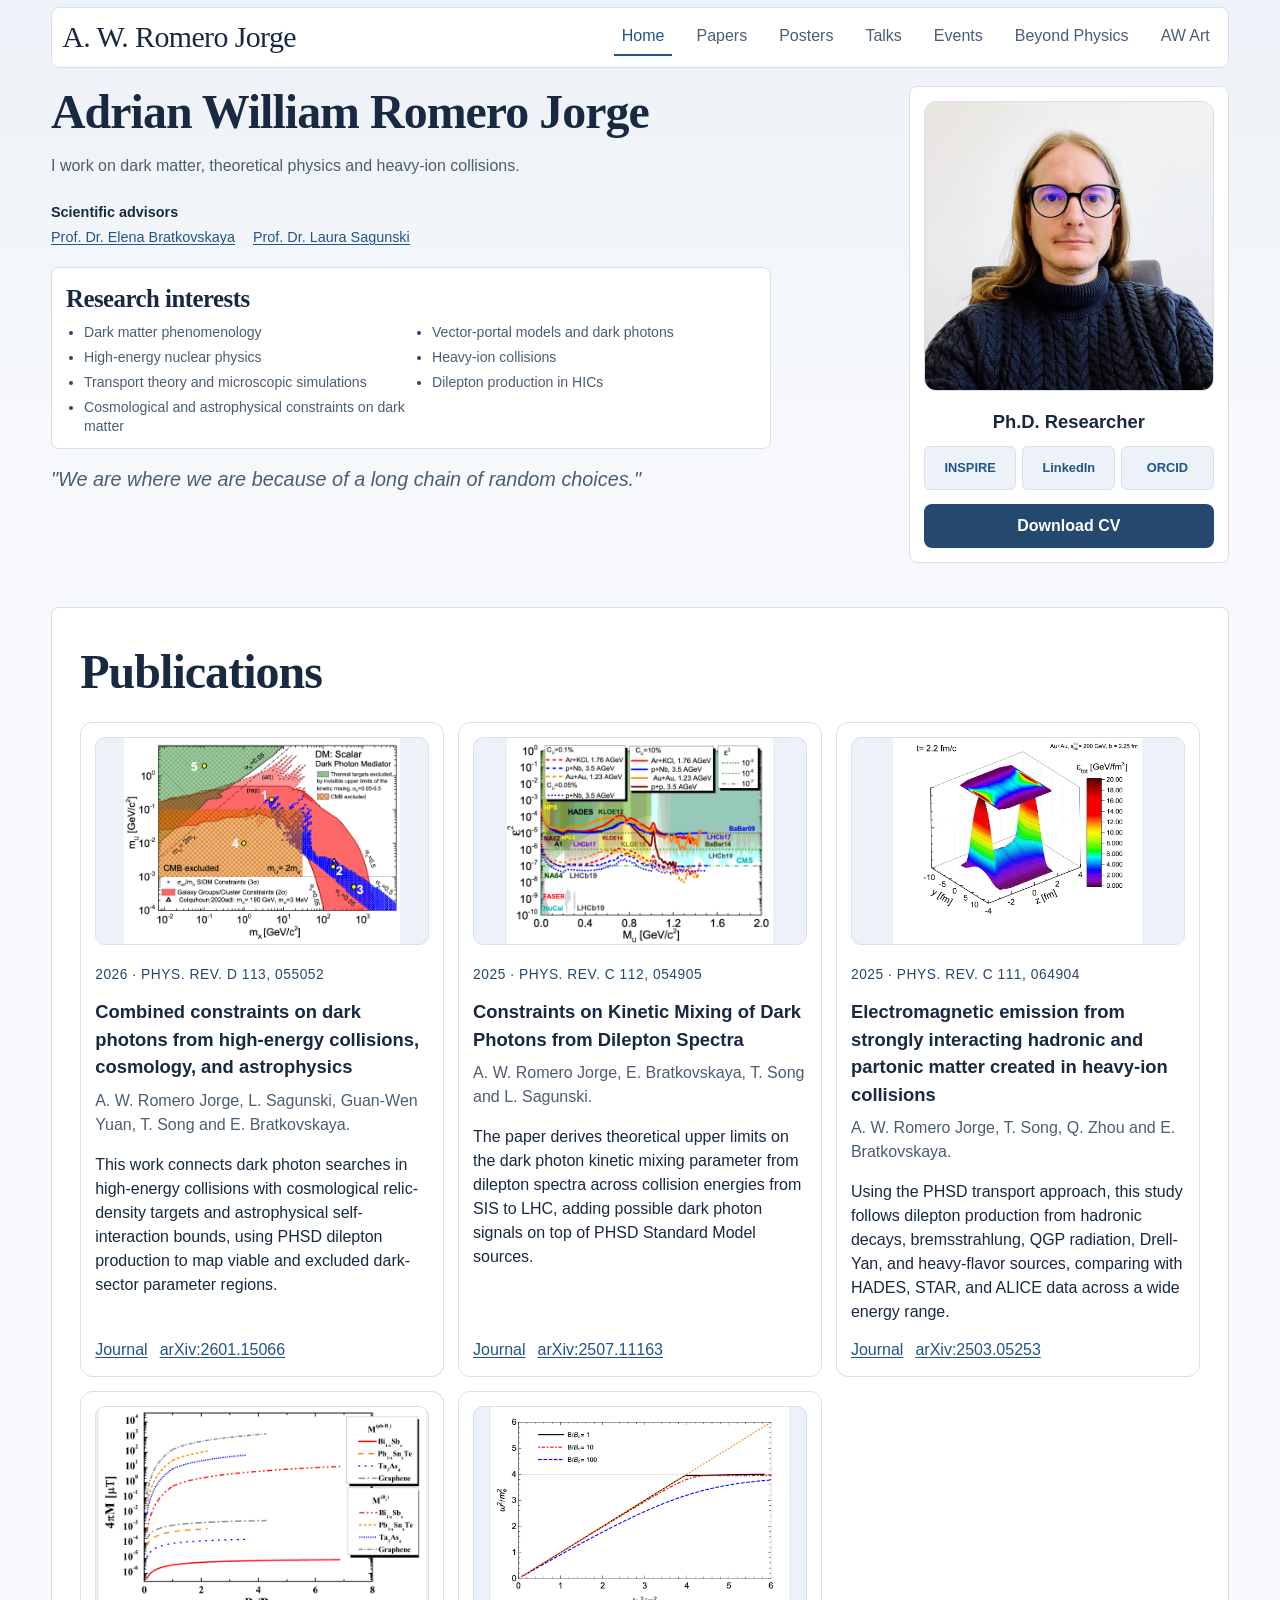
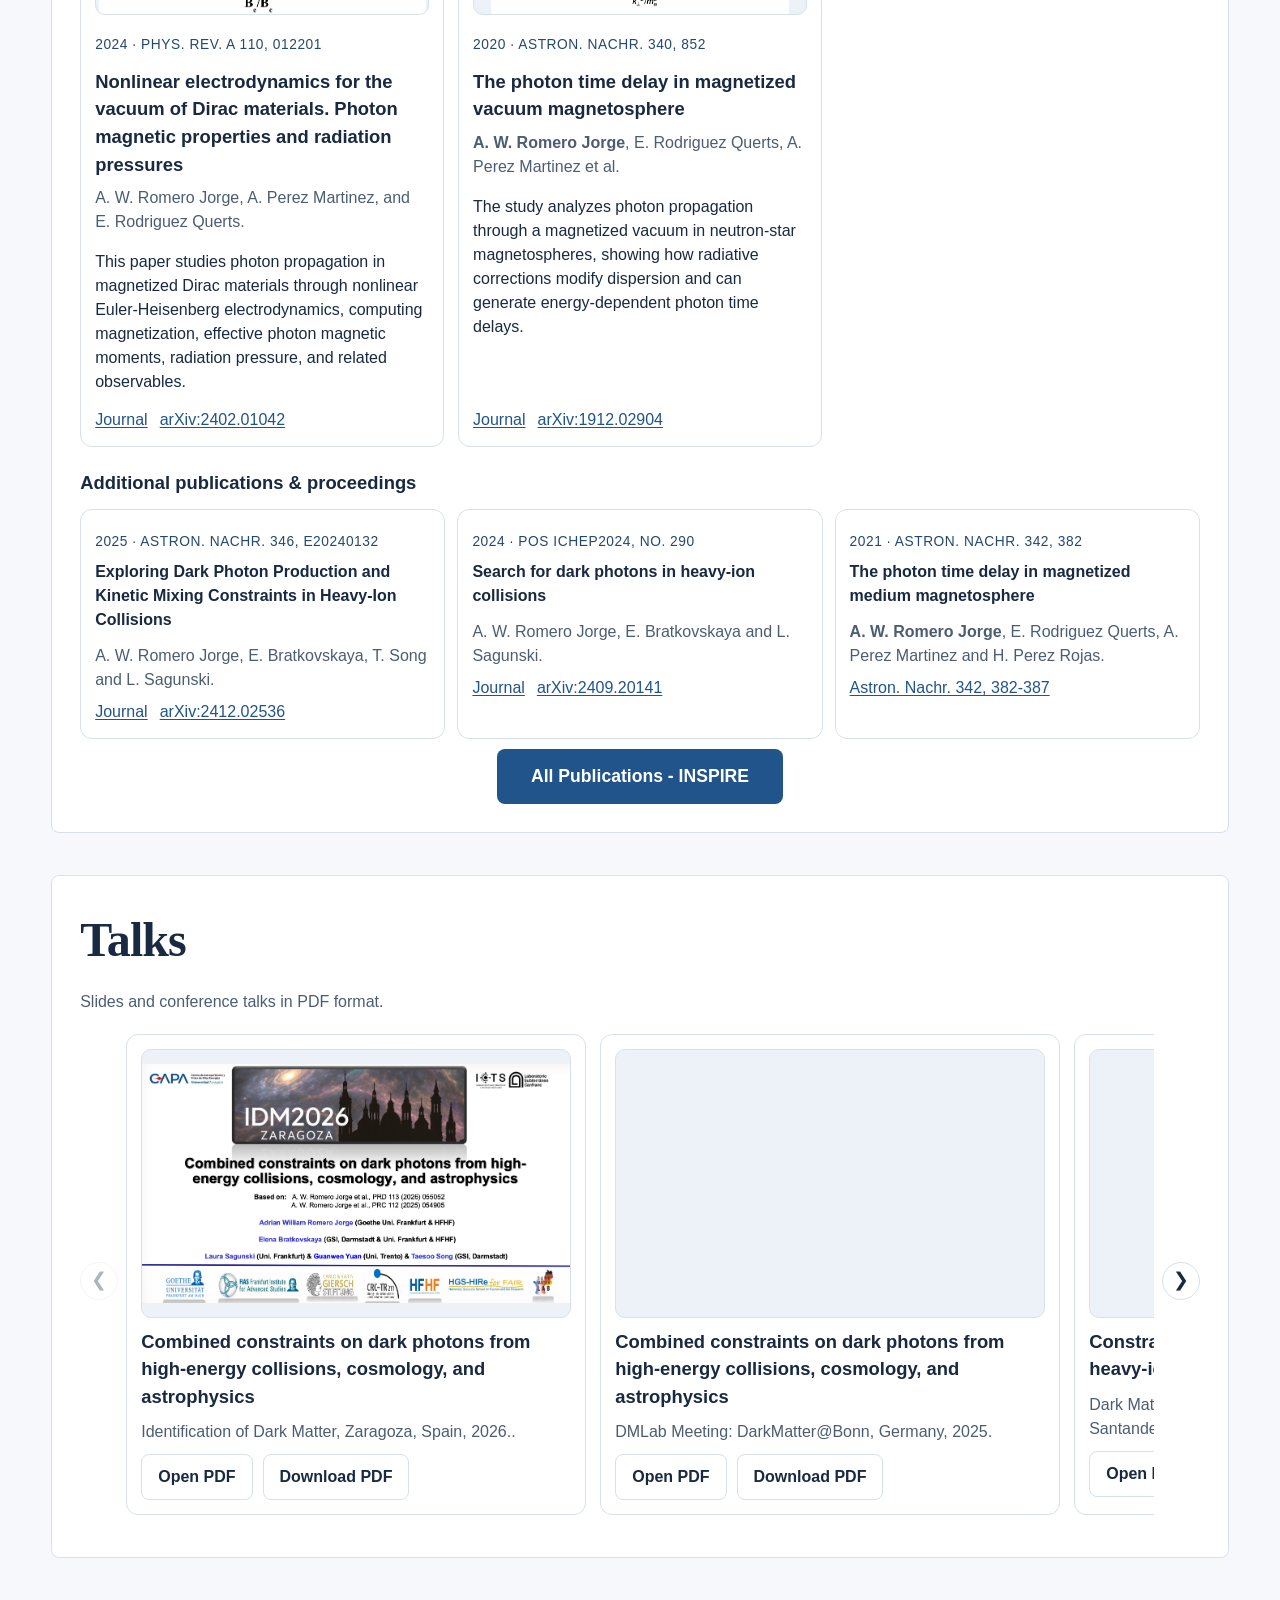
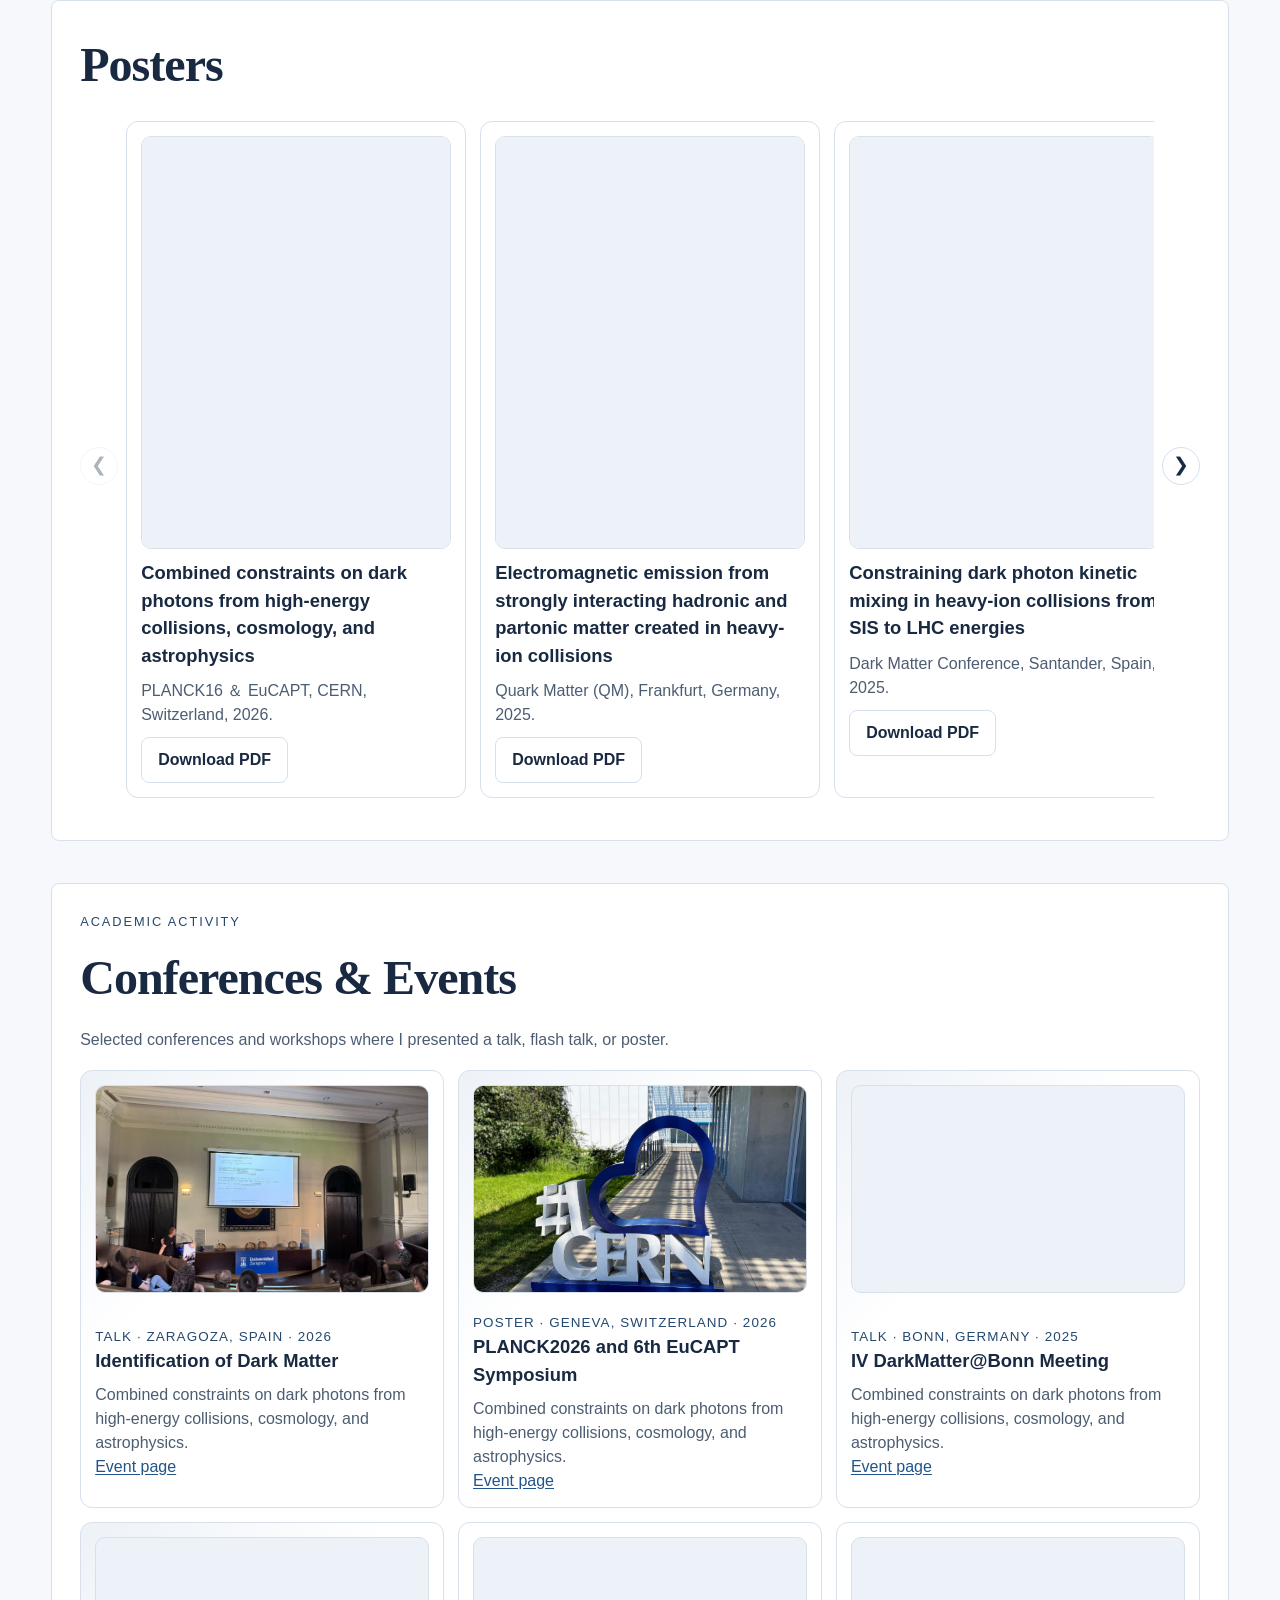
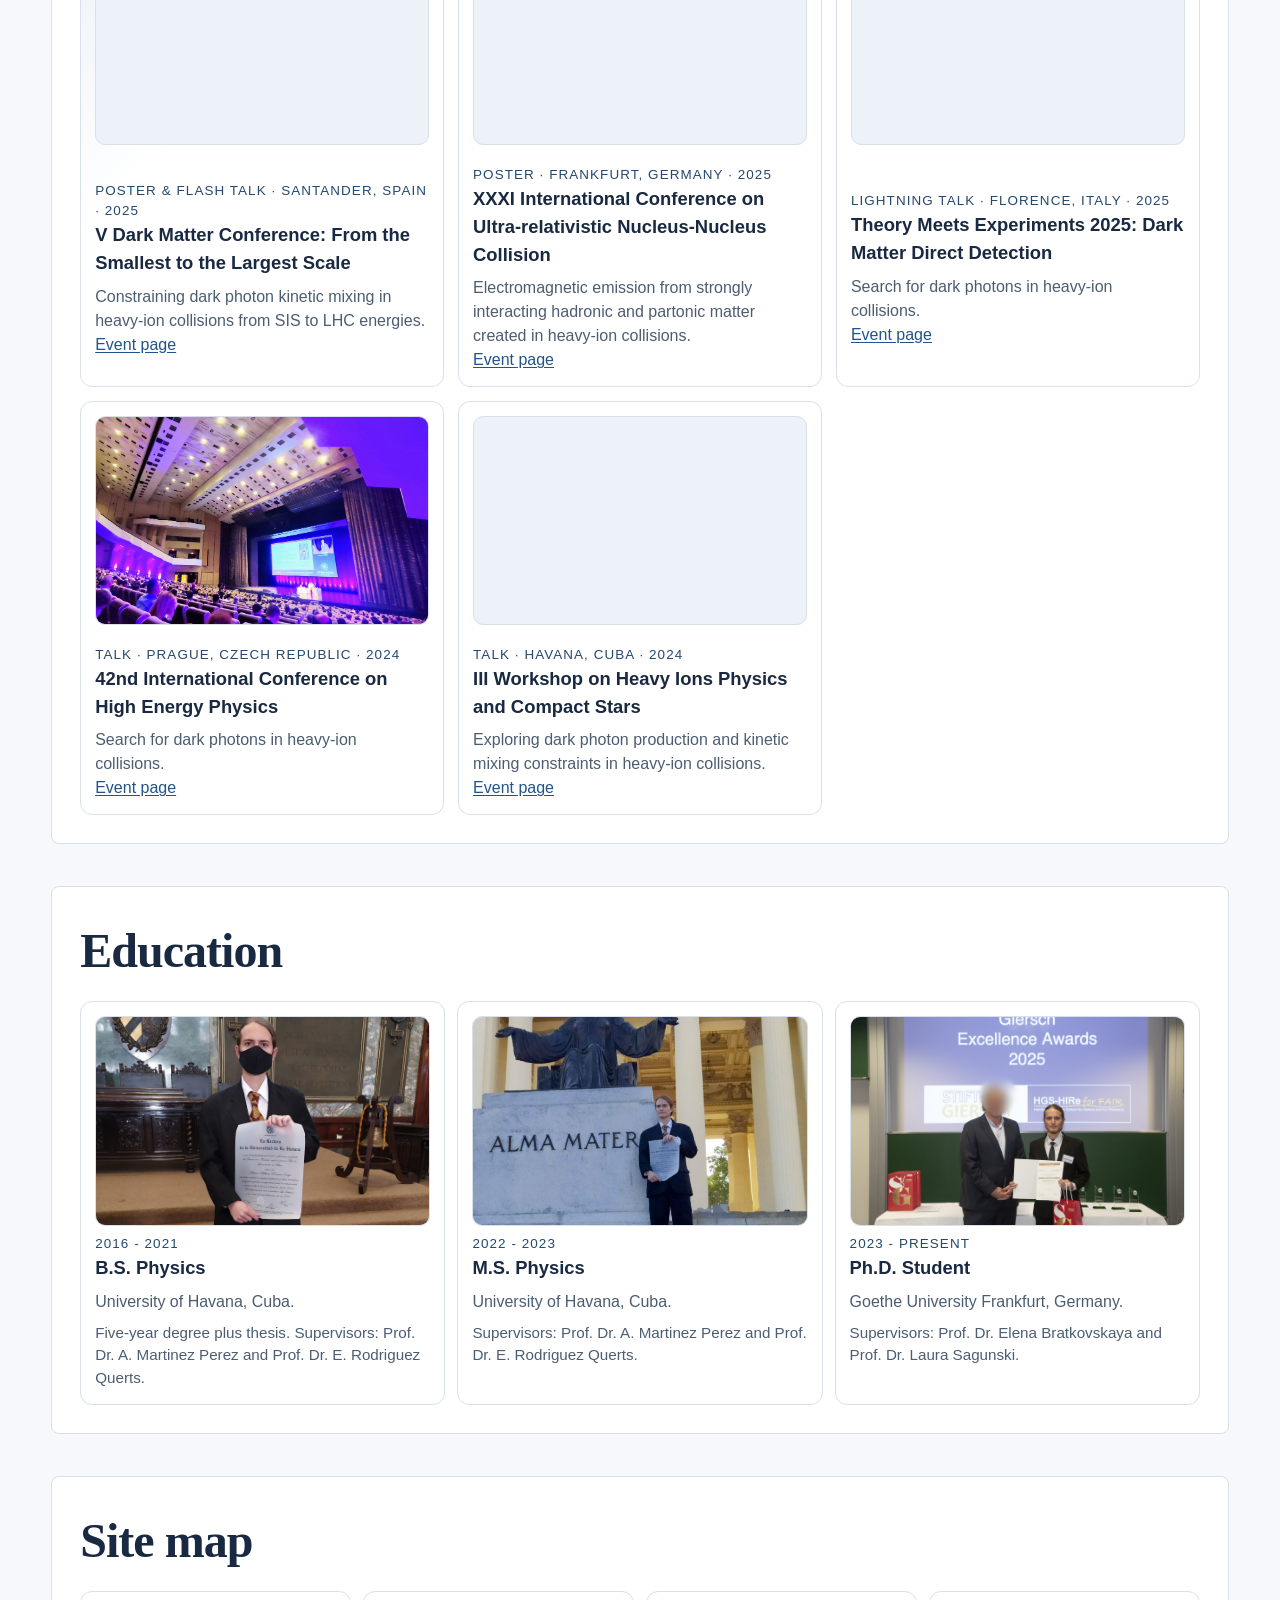
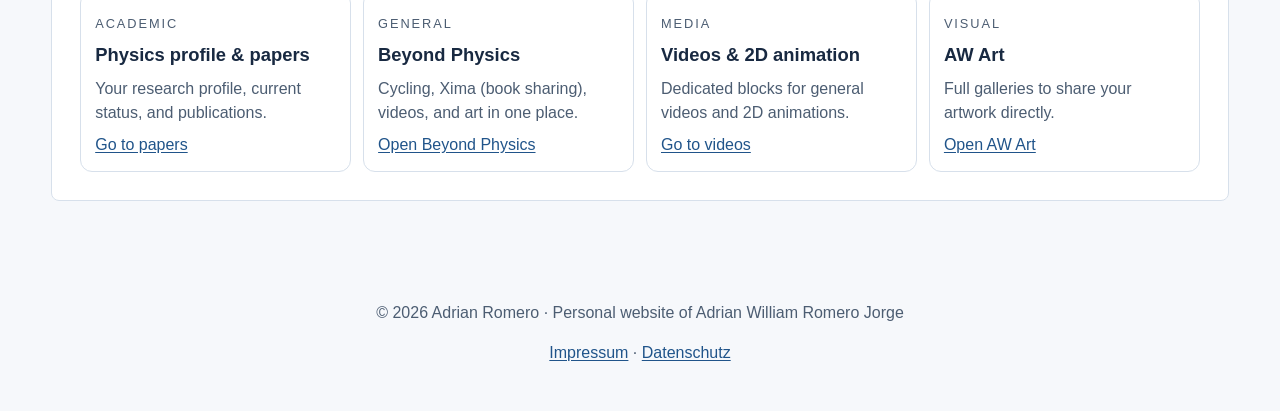
<file: index.html>
<!doctype html>
<html lang="en">
<head>
  <meta charset="UTF-8" />
  <meta name="viewport" content="width=device-width, initial-scale=1.0" />
  <title>A.W.R. Jorge's Personal Webpage</title>
  <link rel="preconnect" href="https://fonts.googleapis.com" />
  <link rel="preconnect" href="https://fonts.gstatic.com" crossorigin />
  <link href="https://fonts.googleapis.com/css2?family=Bebas+Neue&family=Space+Grotesk:wght@400;500;700&display=swap" rel="stylesheet" />
  <link rel="stylesheet" href="styles-light.css?v=9" />
  <script src="script.js?v=20260523-1" defer></script>
</head>
<body>
  <div class="noise"></div>

  <header class="hero" id="home">
    <nav class="topbar">
      <a class="logo" href="index.html">A. W. Romero Jorge</a>
      <div class="menu">
        <a class="active" href="index.html">Home</a>
        <a href="#papers">Papers</a>
        <a href="#posters">Posters</a>
        <a href="#talks">Talks</a>
        <a href="#events">Events</a>
        <a href="beyond-physics.html">Beyond Physics</a>
        <a href="arte.html">AW Art</a>
      </div>
    </nav>

    <div class="hero-grid reveal">
      <div class="hero-content hero-text">
        <h1 class="hero-name">Adrian William Romero Jorge</h1>
        <p class="lead">
          I work on dark matter, theoretical physics and heavy-ion collisions.
        </p>
		       <section class="research-advisors" aria-labelledby="scientific-advisors">
          <h2 id="scientific-advisors">Scientific advisors</h2>
          <ul>
            <li><a class="text-link" href="https://theory.gsi.de/~ebratkov/index.html" target="_blank" rel="noopener noreferrer">Prof. Dr. Elena Bratkovskaya</a></li>
            <li><a class="text-link" href="https://dmgw.space/group/laura_sagunski" target="_blank" rel="noopener noreferrer">Prof. Dr. Laura Sagunski</a></li>
          </ul>
        </section>
        <div class="research-interests" aria-label="Research interests">
          <h2>Research interests</h2>
          <ul class="interest-list">
		    <li>Dark matter phenomenology</li>
            <li>Vector-portal models and dark photons</li>
	        <li>High-energy nuclear physics</li>
            <li>Heavy-ion collisions</li>
            <li>Transport theory and microscopic simulations</li>
            <li>Dilepton production in HICs</li>
            <li>Cosmological and astrophysical constraints on dark matter</li>			
          </ul>
        </div>
 
        <p class="hero-random-quote">
          "We are where we are because of a long chain of random choices."
        </p>
 
      </div>

      <aside class="profile-card">
        <img class="profile-photo" src="aw_photo.png" alt="Photo of Adrian William Romero Jorge" loading="eager" decoding="async" fetchpriority="high" />
        <h3 class="profile-role">Ph.D. Researcher</h3>
        <div class="profile-links" role="group" aria-label="Professional profiles">
          <a href="https://inspirehep.net/authors/2540791" target="_blank" rel="noopener noreferrer">INSPIRE</a>
          <a href="https://www.linkedin.com/in/adrian-william-romero-jorge-928728290/" target="_blank" rel="noopener noreferrer">LinkedIn</a>
          <a href="https://orcid.org/0009-0006-3831-9043" target="_blank" rel="noopener noreferrer">ORCID</a>
        </div>
        <a class="btn btn-secondary profile-cv-btn" href="CV_Romero_Jorge.pdf" download>Download CV</a>
      </aside>
    </div>
  </header>

  <main>
    

    <section class="section reveal" id="papers">
      <div class="section-heading">

        <h2>Publications</h2>
      </div>
      <div class="papers-feature-grid">
        <article class="paper-card paper-feature-card">
          <a class="paper-figure-link" href="https://journals.aps.org/prd/abstract/10.1103/dmzt-4wsz" target="_blank" rel="noopener noreferrer">
            <img class="paper-figure" src="papers/p1.png" alt="Dark photon combined constraints figure" loading="lazy" decoding="async" fetchpriority="low" />
          </a>
          <div class="paper-content">
            <p class="paper-meta">2026 · Phys. Rev. D 113, 055052</p>
            <h3>Combined constraints on dark photons from high-energy collisions, cosmology, and astrophysics</h3>
            <p class="paper-authors">A. W. Romero Jorge, L. Sagunski, Guan-Wen Yuan, T. Song and E. Bratkovskaya.</p>
            <p class="paper-summary">This work connects dark photon searches in high-energy collisions with cosmological relic-density targets and astrophysical self-interaction bounds, using PHSD dilepton production to map viable and excluded dark-sector parameter regions.</p>
            <div class="paper-links">
               <a class="text-link" href="https://journals.aps.org/prd/abstract/10.1103/dmzt-4wsz" target="_blank" rel="noopener noreferrer">Journal</a>
              <a class="text-link" href="https://arxiv.org/abs/2601.15066" target="_blank" rel="noopener noreferrer">arXiv:2601.15066</a>
            </div>
          </div>
        </article>

        <article class="paper-card paper-feature-card">
          <a class="paper-figure-link" href="https://doi.org/10.1103/qzzg-h1xw" target="_blank" rel="noopener noreferrer">
            <img class="paper-figure" src="papers/p2.png" alt="Dark photon kinetic mixing constraints figure" loading="lazy" decoding="async" fetchpriority="low" />
          </a>
          <div class="paper-content">
            <p class="paper-meta">2025 · Phys. Rev. C 112,  054905</p>
            <h3>Constraints on Kinetic Mixing of Dark Photons from Dilepton Spectra</h3>
            <p class="paper-authors">A. W. Romero Jorge, E. Bratkovskaya, T. Song and L. Sagunski.</p>
            <p class="paper-summary">The paper derives theoretical upper limits on the dark photon kinetic mixing parameter from dilepton spectra across collision energies from SIS to LHC, adding possible dark photon signals on top of PHSD Standard Model sources.</p>
            <div class="paper-links">
              <a class="text-link" href="https://doi.org/10.1103/qzzg-h1xw" target="_blank" rel="noopener noreferrer">Journal</a>
              <a class="text-link" href="https://arxiv.org/abs/2507.11163" target="_blank" rel="noopener noreferrer">arXiv:2507.11163</a>
            </div>
          </div>
        </article>

        <article class="paper-card paper-feature-card">
          <a class="paper-figure-link" href="https://doi.org/10.1103/PhysRevC.111.064904" target="_blank" rel="noopener noreferrer">
            <img class="paper-figure" src="Energy_Density_AuAu200GeV.gif" alt="Animation of the energy density in an Au+Au collision at 200 GeV" loading="lazy" decoding="async" fetchpriority="low" />
          </a>
          <div class="paper-content">
            <p class="paper-meta">2025 · Phys. Rev. C 111,  064904</p>
            <h3>Electromagnetic emission from strongly interacting hadronic and partonic matter created in heavy-ion collisions</h3>
            <p class="paper-authors">A. W. Romero Jorge, T. Song, Q. Zhou and E. Bratkovskaya.</p>
            <p class="paper-summary">Using the PHSD transport approach, this study follows dilepton production from hadronic decays, bremsstrahlung, QGP radiation, Drell-Yan, and heavy-flavor sources, comparing with HADES, STAR, and ALICE data across a wide energy range.</p>
            <div class="paper-links">
              <a class="text-link" href="https://journals.aps.org/prc/pdf/10.1103/PhysRevC.111.064904" target="_blank" rel="noopener noreferrer">Journal</a>
              <a class="text-link" href="https://doi.org/10.48550/arXiv.2503.05253" target="_blank" rel="noopener noreferrer">arXiv:2503.05253</a>
            </div>
          </div>
        </article>

        <article class="paper-card paper-feature-card">
          <a class="paper-figure-link" href="https://doi.org/10.1103/PhysRevA.110.012201" target="_blank" rel="noopener noreferrer">
            <img class="paper-figure" src="papers/p4.png" alt="Dirac materials nonlinear electrodynamics figure" loading="lazy" decoding="async" fetchpriority="low" />
          </a>
          <div class="paper-content">
            <p class="paper-meta">2024 · Phys. Rev. A 110,  012201</p>
            <h3>Nonlinear electrodynamics for the vacuum of Dirac materials. Photon magnetic properties and radiation pressures</h3>
            <p class="paper-authors">A. W. Romero Jorge, A. Perez Martinez, and E. Rodriguez Querts.</p>
            <p class="paper-summary">This paper studies photon propagation in magnetized Dirac materials through nonlinear Euler-Heisenberg electrodynamics, computing magnetization, effective photon magnetic moments, radiation pressure, and related observables.</p>
            <div class="paper-links">
              <a class="text-link" href="https://doi.org/10.1103/PhysRevA.110.012201" target="_blank" rel="noopener noreferrer">Journal</a>
              <a class="text-link" href="https://arxiv.org/abs/2402.01042" target="_blank" rel="noopener noreferrer">arXiv:2402.01042</a>
            </div>
          </div>
        </article>

        <article class="paper-card paper-feature-card">
          <a class="paper-figure-link" href="https://doi.org/10.1002/asna.201913736" target="_blank" rel="noopener noreferrer">
            <img class="paper-figure" src="papers/p5.png" alt="Magnetized vacuum magnetosphere photon delay figure" loading="lazy" decoding="async" fetchpriority="low" />
          </a>
          <div class="paper-content">
            <p class="paper-meta">2020 · Astron. Nachr. 340,  852</p>
            <h3>The photon time delay in magnetized vacuum magnetosphere</h3>
            <p class="paper-authors"><strong>A. W. Romero Jorge</strong>, E. Rodriguez Querts, A. Perez Martinez et al.</p>
            <p class="paper-summary">The study analyzes photon propagation through a magnetized vacuum in neutron-star magnetospheres, showing how radiative corrections modify dispersion and can generate energy-dependent photon time delays.</p>
            <div class="paper-links">
              <a class="text-link" href="https://doi.org/10.1002/asna.201913736" target="_blank" rel="noopener noreferrer">Journal</a>
              <a class="text-link" href="https://arxiv.org/abs/1912.02904" target="_blank" rel="noopener noreferrer">arXiv:1912.02904</a>
            </div>
          </div>
        </article>
      </div>

      <div class="additional-publications">
        <h3>Additional publications & proceedings</h3>
        <div class="compact-papers-grid">
          <article class="paper-card paper-compact">
            <p class="paper-meta">2025 · Astron. Nachr. 346, e20240132</p>
            <h3>Exploring Dark Photon Production and Kinetic Mixing Constraints in Heavy-Ion Collisions</h3>
            <p>A. W. Romero Jorge, E. Bratkovskaya, T. Song and L. Sagunski.</p>
            <div class="paper-links">
              <a class="text-link" href="https://doi.org/10.1002/asna.20240132" target="_blank" rel="noopener noreferrer">Journal</a>
              <a class="text-link" href="https://arxiv.org/abs/2412.02536" target="_blank" rel="noopener noreferrer">arXiv:2412.02536</a>
            </div>
          </article>

          <article class="paper-card paper-compact">
            <p class="paper-meta">2024 · PoS ICHEP2024, no. 290</p>
            <h3>Search for dark photons in heavy-ion collisions</h3>
            <p>A. W. Romero Jorge, E. Bratkovskaya and L. Sagunski.</p>
            <div class="paper-links">
              <a class="text-link" href="https://doi.org/10.22323/1.476.0290" target="_blank" rel="noopener noreferrer">Journal</a>
              <a class="text-link" href="https://arxiv.org/abs/2409.20141" target="_blank" rel="noopener noreferrer">arXiv:2409.20141</a>
            </div>
          </article>

          <article class="paper-card paper-compact">
            <p class="paper-meta">2021 · Astron. Nachr. 342, 382</p>
            <h3>The photon time delay in magnetized medium magnetosphere</h3>
            <p><strong>A. W. Romero Jorge</strong>, E. Rodriguez Querts, A. Perez Martinez and H. Perez Rojas.</p>
            <div class="paper-links">
              <a class="text-link" href="https://doi.org/10.1002/asna.202113938" target="_blank" rel="noopener noreferrer">Astron. Nachr. 342, 382-387</a>
            </div>
          </article>
        </div>
      </div>

      <div class="publications-cta">
        <a class="btn btn-publications" href="https://inspirehep.net/authors/2540791" target="_blank" rel="noopener noreferrer">All Publications - INSPIRE</a>
      </div>
    </section>

    

    <section class="section reveal" id="talks">
      <div class="section-heading">

        <h2>Talks</h2>
      </div>
      <p class="section-note">
        Slides and conference talks in PDF format.
      </p>
      <div class="scroll-carousel" data-scroll-carousel>
        <button class="scroll-arrow scroll-arrow-prev" type="button" aria-label="Previous talks">&#10094;</button>
        <div class="talks-grid" tabindex="0">

          <article class="talk-card">
          <img class="talk-preview-image" src="talks/t6.png" alt="Talk 6 cover" loading="lazy" decoding="async" fetchpriority="low" />
          <h3>Combined constraints on dark photons from high-energy collisions, cosmology, and astrophysics </h3>
          <p class="talk-meta">Identification of Dark Matter, Zaragoza, Spain, 2026..</p>
          <div class="button-row">
            <a class="btn btn-ghost" href="talks/t6.pdf" target="_blank" rel="noopener noreferrer">Open PDF</a>
            <a class="btn btn-ghost" href="talks/t6.pdf" download>Download PDF</a>
          </div>
        </article>

          <article class="talk-card">
          <img class="talk-preview-image" src="talks/t1.png" alt="Talk 1 cover" loading="lazy" decoding="async" fetchpriority="low" />
          <h3>Combined constraints on dark photons from high-energy collisions, cosmology, and astrophysics </h3>
          <p class="talk-meta">DMLab Meeting: DarkMatter@Bonn, Germany, 2025.</p>
          <div class="button-row">
            <a class="btn btn-ghost" href="talks/t1.pdf" target="_blank" rel="noopener noreferrer">Open PDF</a>
            <a class="btn btn-ghost" href="talks/t1.pdf" download>Download PDF</a>
          </div>
        </article>

          <article class="talk-card">
          <img class="talk-preview-image" src="talks/t2.png" alt="Talk 2 cover" loading="lazy" decoding="async" fetchpriority="low" />
          <h3>Constraining dark photon kinetic mixing in heavy-ion collisions from SIS to LHC energies</h3>
          <p class="talk-meta">Dark Matter 2025: From the Smallest to the Largest Scale, Santander, Spain, 2025.</p>
          <div class="button-row">
            <a class="btn btn-ghost" href="talks/t2.pdf" target="_blank" rel="noopener noreferrer">Open PDF</a>
            <a class="btn btn-ghost" href="talks/t2.pdf" download>Download PDF</a>
          </div>
        </article>

          <article class="talk-card">
          <img class="talk-preview-image" src="talks/t3.png" alt="Talk 3 cover" loading="lazy" decoding="async" fetchpriority="low" />
          <h3>Search for dark photons in heavy-ion collisions</h3>
          <p class="talk-meta">International Conference on High Energy Physics (ICHEP), Prague, 2024.</p>
          <div class="button-row">
            <a class="btn btn-ghost" href="talks/t3.pdf" target="_blank" rel="noopener noreferrer">Open PDF</a>
            <a class="btn btn-ghost" href="talks/t3.pdf" download>Download PDF</a>
          </div>
        </article>

          <article class="talk-card">
          <img class="talk-preview-image" src="talks/t4.png" alt="Talk 4 cover" loading="lazy" decoding="async" fetchpriority="low" />
          <h3>Exploring dark photon production and kinetic mixing constraints in heavy-ion collisions</h3>
          <p class="talk-meta">3rd Workshop on Heavy Ion Physics and Compact Stars (HIPSTARS), Havana, 2024.</p>
          <div class="button-row">
            <a class="btn btn-ghost" href="talks/t4.pdf" target="_blank" rel="noopener noreferrer">Open PDF</a>
            <a class="btn btn-ghost" href="talks/t4.pdf" download>Download PDF</a>
          </div>
        </article>

          <article class="talk-card">
          <img class="talk-preview-image" src="talks/t5.png" alt="Talk 5 cover" loading="lazy" decoding="async" fetchpriority="low" />
          <h3>Photon propagation in neutron stars magnetosphere and Dirac materials</h3>
          <p class="talk-meta">Dark Matter and Gravitational Waves (DMGW) group meeting, 2024.</p>
          <div class="button-row">
            <a class="btn btn-ghost" href="talks/t5.pdf" target="_blank" rel="noopener noreferrer">Open PDF</a>
            <a class="btn btn-ghost" href="talks/t5.pdf" download>Download PDF</a>
          </div>
          </article>
        </div>
        <button class="scroll-arrow scroll-arrow-next" type="button" aria-label="Next talks">&#10095;</button>
      </div>
    </section>

    <section class="section reveal" id="posters">
      <div class="section-heading">

        <h2>Posters</h2>
      </div>
      <p class="section-note">
      </p>
      <div class="scroll-carousel" data-scroll-carousel>
        <button class="scroll-arrow scroll-arrow-prev" type="button" aria-label="Previous posters">&#10094;</button>
        <div class="posters-grid" tabindex="0">
          <article class="poster-card">
          <a class="poster-image-link" href="posters/p5.png" target="_blank" rel="noopener noreferrer">
            <img class="poster-image" src="posters/p5.png" alt="Poster 5 preview" loading="lazy" decoding="async" fetchpriority="low" />
          </a>
          <h3>Combined constraints on dark photons from high-energy collisions, cosmology, and astrophysics</h3>
          <p class="poster-meta"> PLANCK16 ＆ EuCAPT, CERN, Switzerland, 2026. </p>
          <div class="button-row">
            <a class="btn btn-ghost" href="posters/p5.pdf" download>Download PDF</a>
          </div>
        </article>

          <article class="poster-card">
          <a class="poster-image-link" href="posters/p1.png" target="_blank" rel="noopener noreferrer">
            <img class="poster-image" src="posters/p1.png" alt="Poster 1 preview" loading="lazy" decoding="async" fetchpriority="low" />
          </a>
          <h3>Electromagnetic emission from strongly interacting hadronic and partonic matter created in heavy-ion collisions</h3>
          <p class="poster-meta"> Quark Matter (QM), Frankfurt, Germany, 2025. </p>
          <div class="button-row">
            <a class="btn btn-ghost" href="posters/p1.pdf" download>Download PDF</a>
          </div>
        </article>

          <article class="poster-card">
          <a class="poster-image-link" href="posters/p2.png" target="_blank" rel="noopener noreferrer">
            <img class="poster-image" src="posters/p2.png" alt="Poster 2 preview" loading="lazy" decoding="async" fetchpriority="low" />
          </a>
          <h3>Constraining dark photon kinetic mixing in heavy-ion collisions from SIS to LHC energies</h3>
          <p class="poster-meta">Dark Matter Conference, Santander, Spain, 2025. </p>
          <div class="button-row">
            <a class="btn btn-ghost" href="posters/p2.pdf" download>Download PDF</a>
          </div>
        </article>

          <article class="poster-card">
          <a class="poster-image-link" href="posters/p3.png" target="_blank" rel="noopener noreferrer">
            <img class="poster-image" src="posters/p3.png" alt="Poster 3 preview" loading="lazy" decoding="async" fetchpriority="low" />
          </a>
          <h3>Search for dark photons in heavy-ion collisions</h3>
          <p class="poster-meta"> International Conference on High Energy Physics (ICHEP), Prague, 2024.</p>
          <div class="button-row">
            <a class="btn btn-ghost" href="posters/p3.pdf" download>Download PDF</a>
          </div>
        </article>

          <article class="poster-card">
          <a class="poster-image-link" href="posters/p4.png" target="_blank" rel="noopener noreferrer">
            <img class="poster-image" src="posters/p4.png" alt="Poster 4 preview" loading="lazy" decoding="async" fetchpriority="low" />
          </a>
          <h3>The photon time delay in magnetized vacuum magnetosphere</h3>
          <p class="poster-meta"> XV Symposium of the Cuban Physics Society, Havana, Cuba, 2020.</p>
          <div class="button-row">
            <a class="btn btn-ghost" href="posters/p4.pdf" download>Download PDF</a>
          </div>
          </article>
        </div>
        <button class="scroll-arrow scroll-arrow-next" type="button" aria-label="Next posters">&#10095;</button>
      </div>
    </section>

    <section class="section reveal" id="events">
      <div class="section-heading">
        <p class="eyebrow">Academic activity</p>
        <h2>Conferences & Events</h2>
      </div>
      <p class="section-note">
        Selected conferences and workshops where I presented a talk, flash talk, or poster.
      </p>
      <div class="events-grid">

        <article class="event-card event-card-feature">
          <img class="event-photo" src="events/l17.jpeg" alt="PLANCK 2026" loading="lazy" decoding="async" fetchpriority="low" />
          <div class="event-content">
            <p class="event-meta">Talk · Zaragoza, Spain · 2026</p>
            <h3>Identification of Dark Matter</h3>
            <p>Combined constraints on dark photons from high-energy collisions, cosmology, and astrophysics.</p>
            <a class="text-link" href="https://indico.capa.unizar.es/event/40/overview" target="_blank" rel="noopener noreferrer">Event page</a>
          </div>
        </article>

        <article class="event-card event-card-feature">
          <img class="event-photo" src="events/l12.jpeg" alt="PLANCK 2026" loading="lazy" decoding="async" fetchpriority="low" />
          <div class="event-content">
            <p class="event-meta">Poster · Geneva, Switzerland · 2026</p>
            <h3>PLANCK2026 and 6th EuCAPT Symposium</h3>
            <p>Combined constraints on dark photons from high-energy collisions, cosmology, and astrophysics.</p>
            <a class="text-link" href="https://indico.cern.ch/event/1552644/" target="_blank" rel="noopener noreferrer">Event page</a>
          </div>
        </article>

          <article class="event-card event-card-feature">
          <img class="event-photo" src="events/l10.jpeg" alt="DMLab event photo" loading="lazy" decoding="async" fetchpriority="low" />
          <div class="event-content">
            <p class="event-meta">Talk · Bonn, Germany · 2025</p>
            <h3>IV DarkMatter@Bonn Meeting</h3>
            <p>Combined constraints on dark photons from high-energy collisions, cosmology, and astrophysics.</p>
            <a class="text-link" href="https://indico.in2p3.fr/event/36116/" target="_blank" rel="noopener noreferrer">Event page</a>
          </div>
        </article>

        <article class="event-card event-card-feature">
          <img class="event-photo" src="events/l7.jpeg" alt="Dark Matter 2025 event photo" loading="lazy" decoding="async" fetchpriority="low" />
          <div class="event-content">
            <p class="event-meta">Poster & Flash Talk · Santander, Spain · 2025</p>
            <h3>V Dark Matter Conference: From the Smallest to the Largest Scale</h3>
            <p>Constraining dark photon kinetic mixing in heavy-ion collisions from SIS to LHC energies.</p>
            <a class="text-link" href="https://indico.ifca.es/event/3234" target="_blank" rel="noopener noreferrer">Event page</a>
          </div>
        </article>

        <article class="event-card">
          <img class="event-photo" src="events/l1.jpeg" alt="Quark Matter event photo" loading="lazy" decoding="async" fetchpriority="low" />
          <div class="event-content">
            <p class="event-meta">Poster · Frankfurt, Germany · 2025</p>
            <h3>XXXI International Conference on Ultra-relativistic Nucleus-Nucleus Collision</h3>
            <p>Electromagnetic emission from strongly interacting hadronic and partonic matter created in heavy-ion collisions.</p>
            <a class="text-link" href="https://indico.cern.ch/event/1334113" target="_blank" rel="noopener noreferrer">Event page</a>
          </div>
        </article>

        <article class="event-card">
          <img class="event-photo" src="events/l9.jpeg" alt="Theory Meets Experiments event photo" loading="lazy" decoding="async" fetchpriority="low" />
          <div class="event-content">
            <p class="event-meta">Lightning Talk · Florence, Italy · 2025</p>
            <h3>Theory Meets Experiments 2025: Dark Matter Direct Detection</h3>
            <p>Search for dark photons in heavy-ion collisions.</p>
            <a class="text-link" href="https://www.ggi.infn.it/showevent.pl?id=529" target="_blank" rel="noopener noreferrer">Event page</a>
          </div>
        </article>

        <article class="event-card">
          <img class="event-photo" src="events/l11.jpeg" alt="ICHEP event photo" loading="lazy" decoding="async" fetchpriority="low" />
          <div class="event-content">
            <p class="event-meta">Talk · Prague, Czech Republic · 2024</p>
            <h3>42nd International Conference on High Energy Physics</h3>
            <p>Search for dark photons in heavy-ion collisions.</p>
            <a class="text-link" href="https://indico.cern.ch/event/1291157/" target="_blank" rel="noopener noreferrer">Event page</a>
          </div>
        </article>

        <article class="event-card">
               <img class="event-photo" src="events/l13.jpeg" alt="ICHEP event photo" loading="lazy" decoding="async" fetchpriority="low" />
          <div class="event-content">
            <p class="event-meta">Talk · Havana, Cuba · 2024</p>
            <h3>III Workshop on Heavy Ions Physics and Compact Stars</h3>
            <p>Exploring dark photon production and kinetic mixing constraints in heavy-ion collisions.</p>
            <a class="text-link" href="https://indico.global/event/13360/" target="_blank" rel="noopener noreferrer">Event page</a>
          </div>
        </article>
      </div>
 
    </section>

    <section class="section reveal" id="education">
      <div class="section-heading">
        <h2>Education</h2>
      </div>
      <div class="education-timeline">
	  
         <article class="education-card">
                         <img class="event-photo" src="events/l15.jpeg" alt="ICHEP event photo" loading="lazy" decoding="async" fetchpriority="low" />
          <p class="education-year">2016 - 2021</p>
          <h3>B.S. Physics</h3>
          <p>University of Havana, Cuba.</p>
          <p class="education-note">Five-year degree plus thesis. Supervisors: Prof. Dr. A. Martinez Perez and Prof. Dr. E. Rodriguez Querts.</p>
        </article>
		
        <article class="education-card">
                         <img class="event-photo" src="events/l14.jpeg" alt="ICHEP event photo" loading="lazy" decoding="async" fetchpriority="low" />
          <p class="education-year">2022 - 2023</p>
          <h3>M.S. Physics</h3>
          <p>University of Havana, Cuba.</p>
          <p class="education-note">Supervisors: Prof. Dr. A. Martinez Perez and Prof. Dr. E. Rodriguez Querts.</p>
        </article>

        <article class="education-card">
           <img class="event-photo" src="events/l16.jpeg" alt="ICHEP event photo" loading="lazy" decoding="async" fetchpriority="low" />
          <p class="education-year">2023 - present</p>
          <h3>Ph.D. Student</h3>
          <p>Goethe University Frankfurt, Germany.</p>
          <p class="education-note">Supervisors: Prof. Dr. Elena Bratkovskaya and Prof. Dr. Laura Sagunski.</p>
        </article>		
		
      </div>
    </section>

    <section class="section reveal" id="overview">
      <div class="section-heading">
        <h2>Site map</h2>
      </div>
      <div class="hub-grid">
        <article class="hub-card">
          <p class="eyebrow">Academic</p>
          <h3>Physics profile & papers</h3>
          <p>Your research profile, current status, and publications.</p>
          <a class="text-link" href="#papers">Go to papers</a>
        </article>
        <article class="hub-card">
          <p class="eyebrow">General</p>
          <h3>Beyond Physics</h3>
          <p>Cycling, Xima (book sharing), videos, and art in one place.</p>
          <a class="text-link" href="beyond-physics.html">Open Beyond Physics</a>
        </article>
        <article class="hub-card">
          <p class="eyebrow">Media</p>
          <h3>Videos & 2D animation</h3>
          <p>Dedicated blocks for general videos and 2D animations.</p>
          <a class="text-link" href="beyond-physics.html#videos">Go to videos</a>
        </article>
        <article class="hub-card">
          <p class="eyebrow">Visual</p>
          <h3>AW Art</h3>
          <p>Full galleries to share your artwork directly.</p>
          <a class="text-link" href="arte.html">Open AW Art</a>
        </article>
      </div>
    </section>
  </main>

  <footer>
    <p>© 2026 Adrian Romero · Personal website of Adrian William Romero Jorge</p>
    <p><a class="text-link" href="impressum.html">Impressum</a> · <a class="text-link" href="datenschutz.html">Datenschutz</a></p>
  </footer>
</body>
</html>
</file>
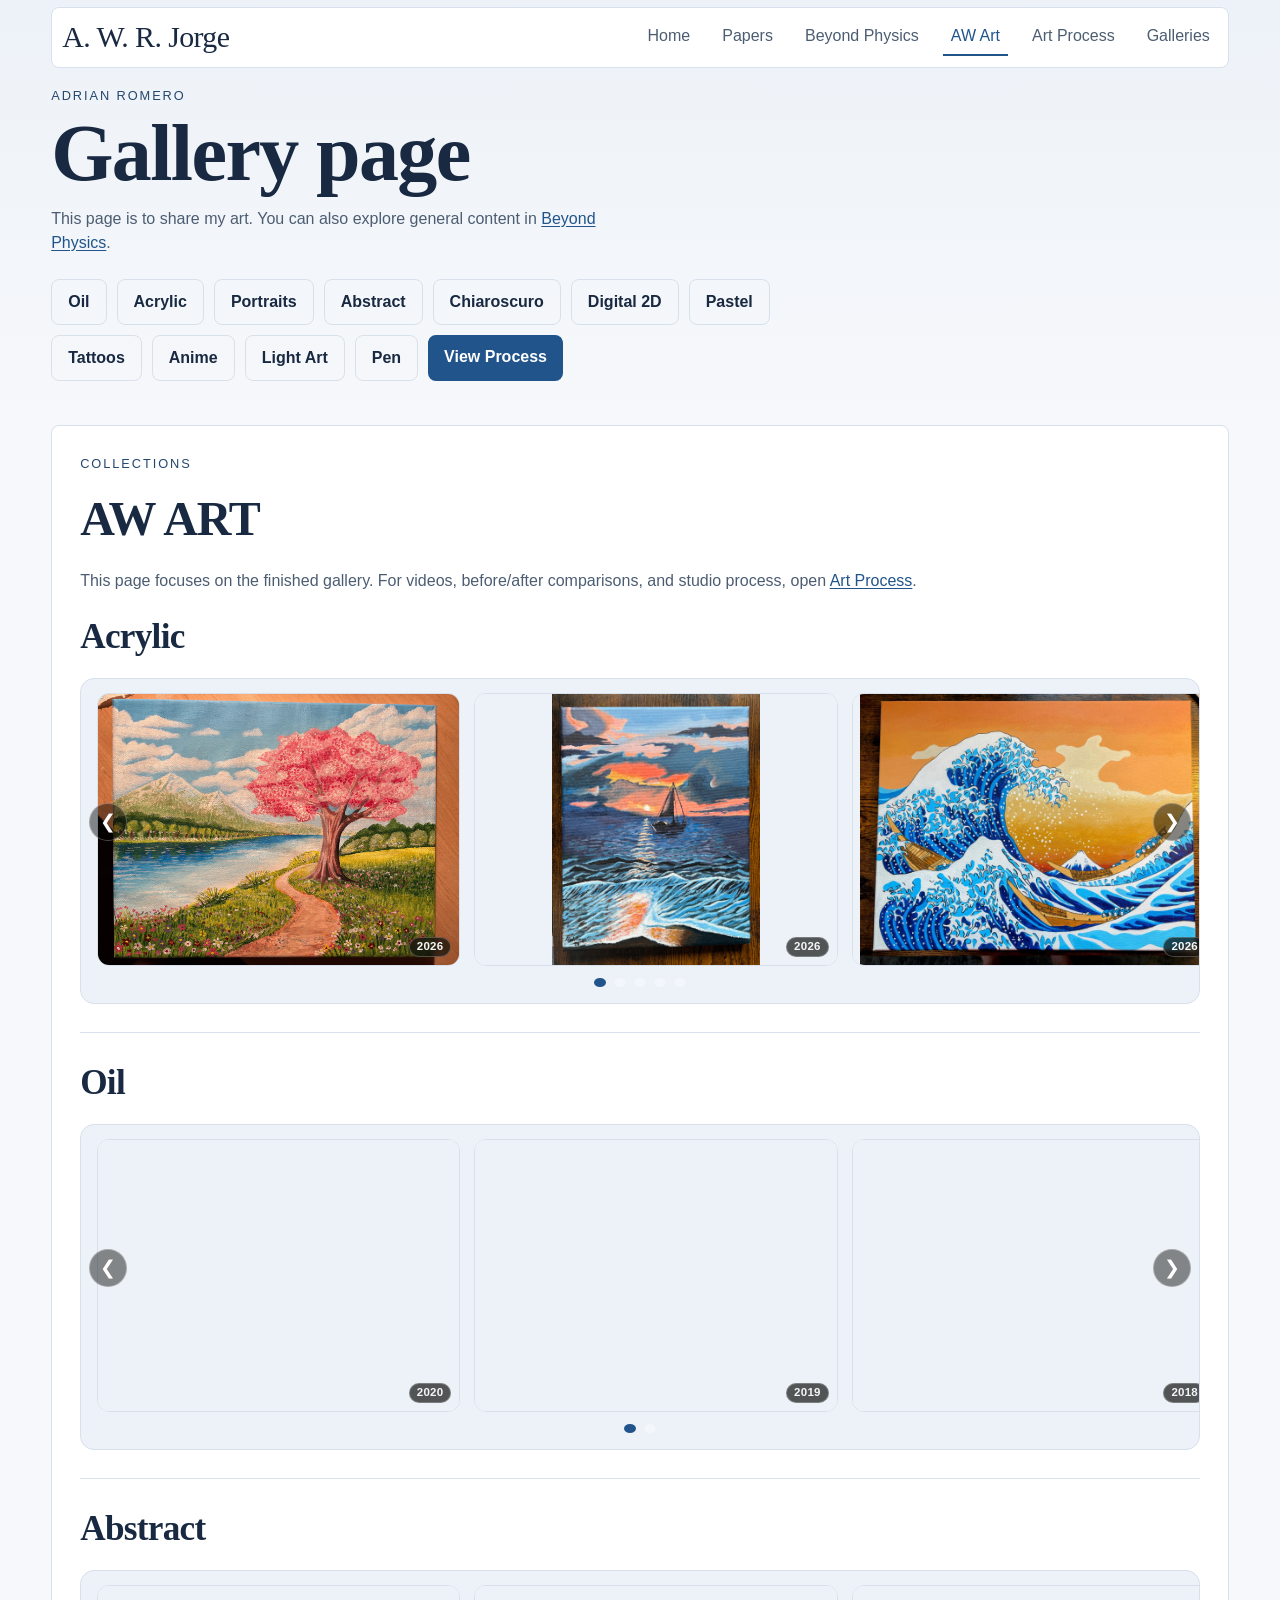
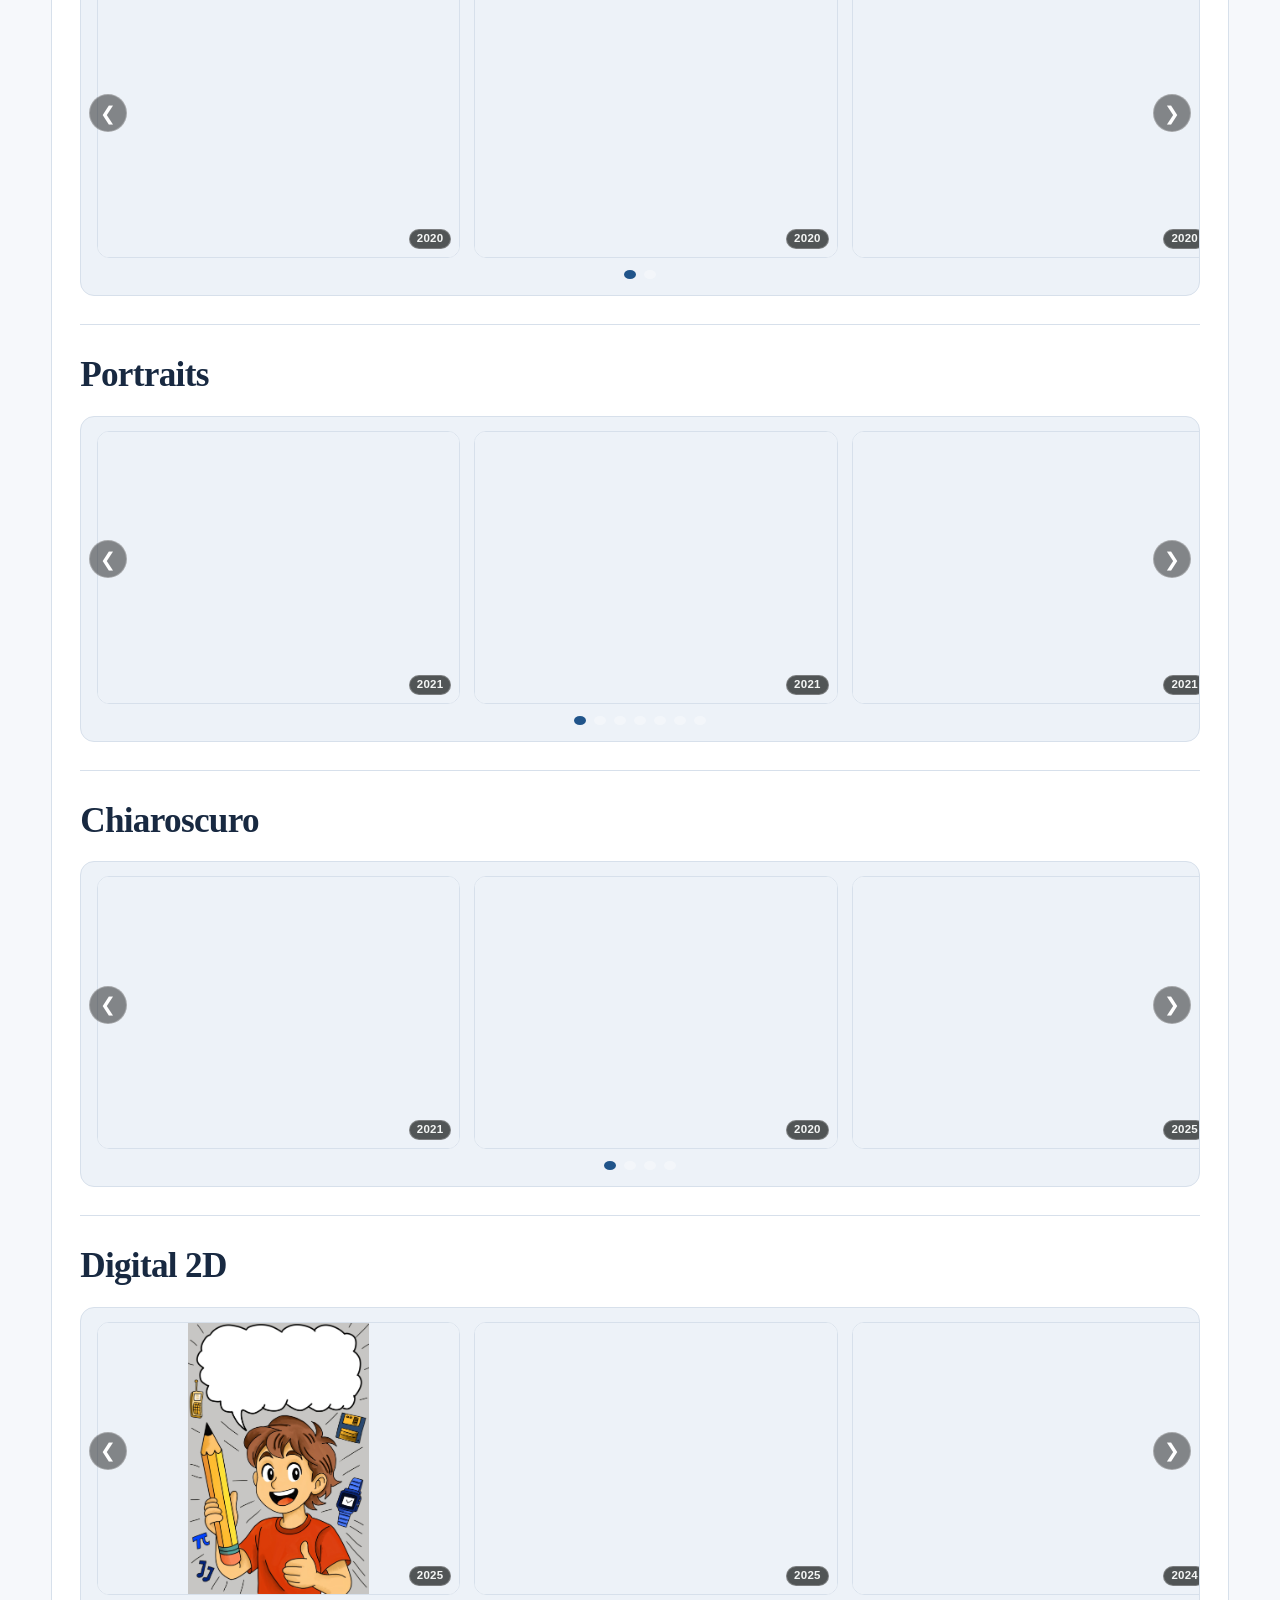
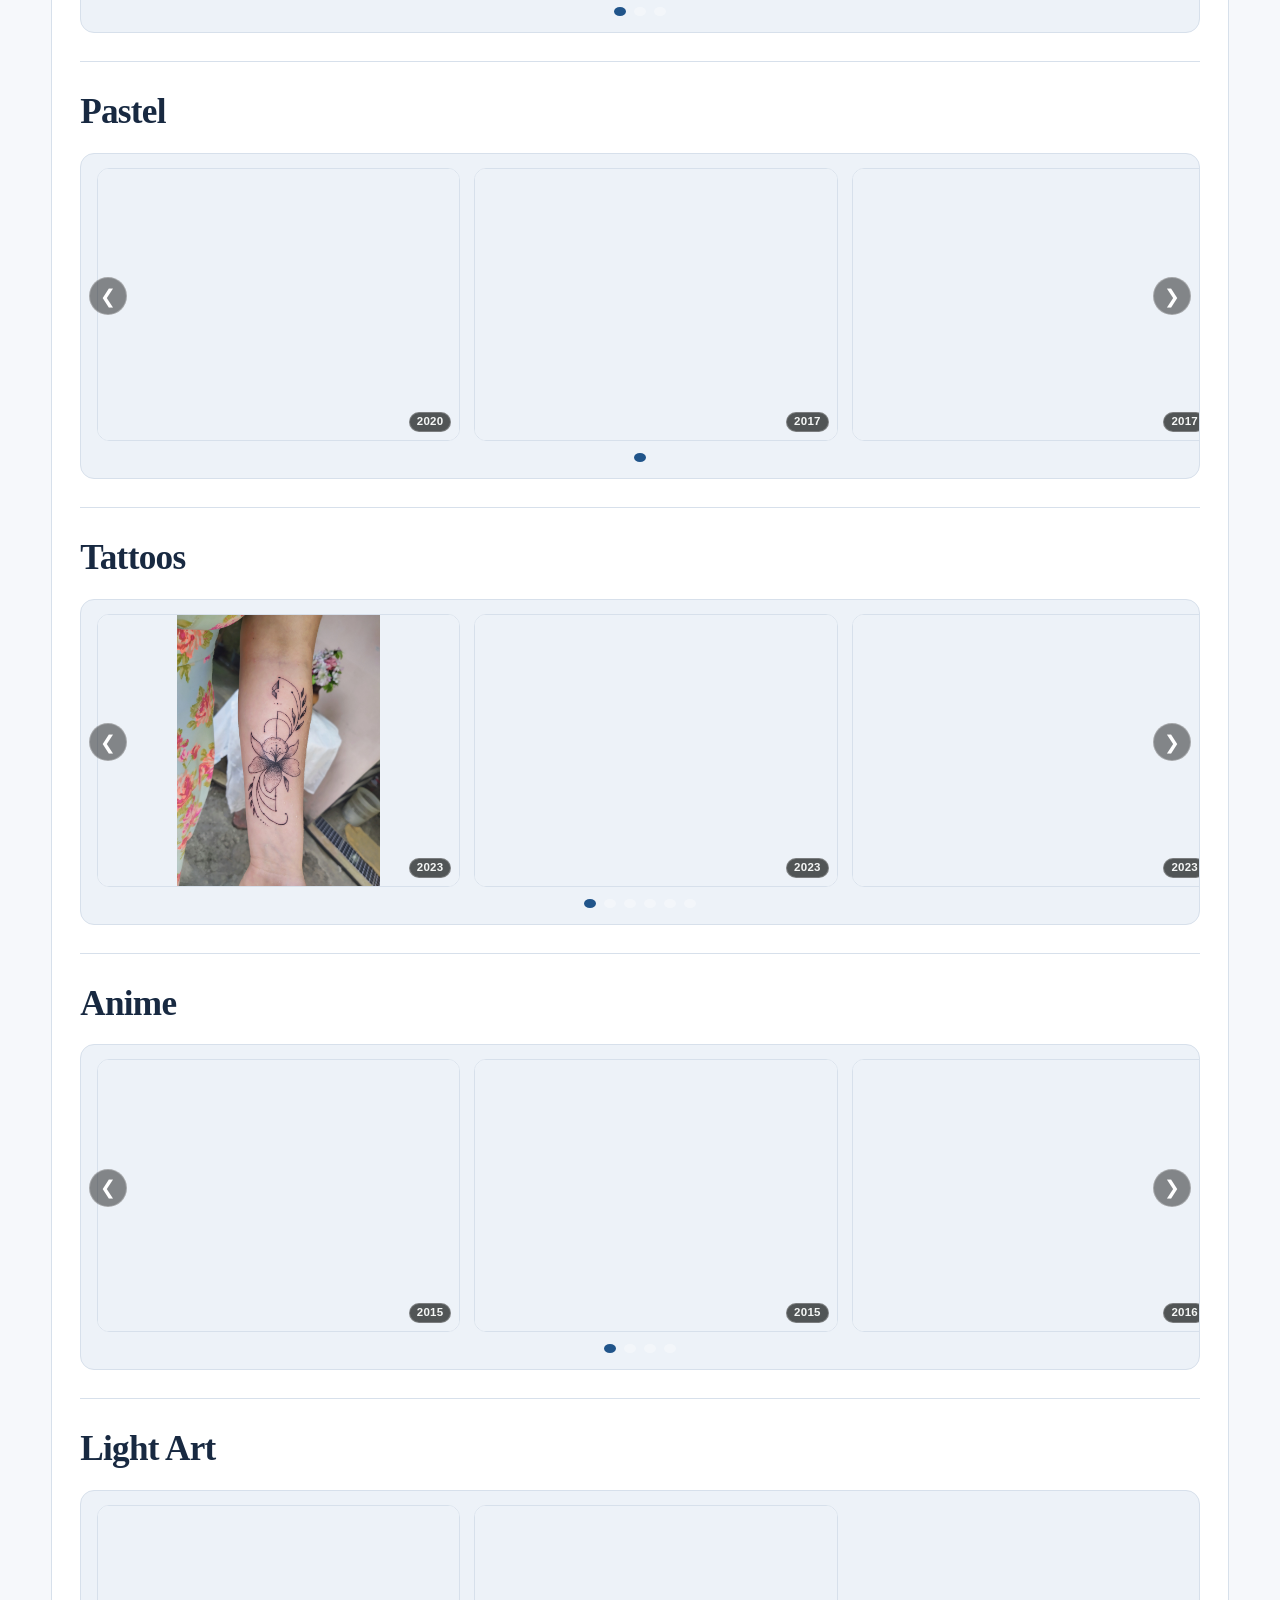
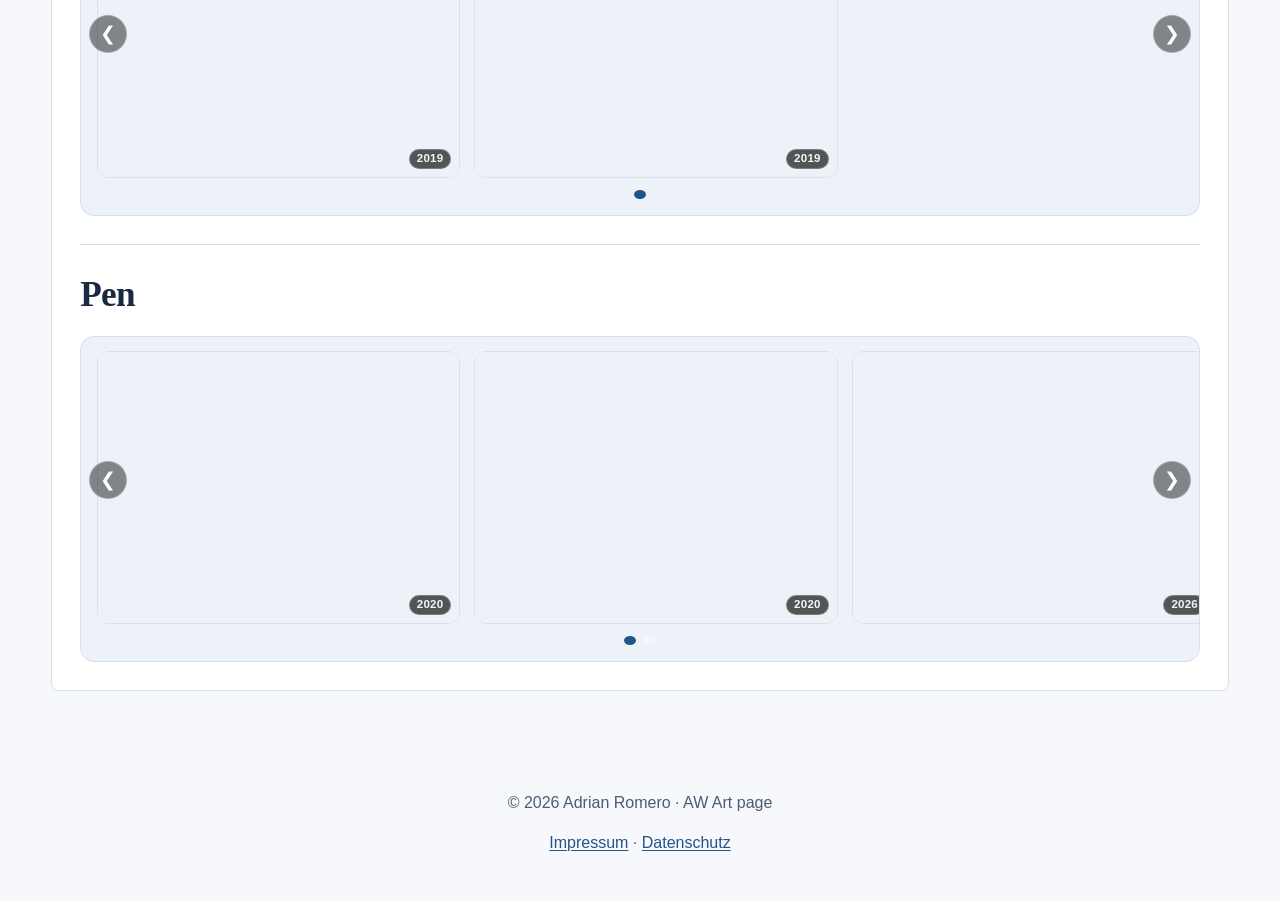
<file: arte.html>
<!doctype html>
<html lang="en">
<head>
  <meta charset="UTF-8" />
  <meta name="viewport" content="width=device-width, initial-scale=1.0" />
  <title>Adrian Romero | Gallery</title>
  <link rel="preconnect" href="https://fonts.googleapis.com" />
  <link rel="preconnect" href="https://fonts.gstatic.com" crossorigin />
  <link href="https://fonts.googleapis.com/css2?family=Bebas+Neue&family=Space+Grotesk:wght@400;500;700&display=swap" rel="stylesheet" />
  <link rel="stylesheet" href="styles-light.css?v=2" />
  <script src="script.js?v=20260220-1" defer></script>
  <style>
    .hero.hero-compact {
      min-height: auto;
      padding-bottom: 4rem;
    }

    .hero.hero-compact .hero-content {
      padding-bottom: 0;
      margin-bottom: 0;
    }
  </style>
</head>
<body>
  <div class="noise"></div>

  <header class="hero hero-compact" id="home">
    <nav class="topbar">
      <a class="logo" href="index.html">A. W. R. Jorge</a>
      <div class="menu">
        <a href="index.html">Home</a>
        <a href="index.html#papers">Papers</a>
        <a href="beyond-physics.html">Beyond Physics</a>
        <a class="active" href="arte.html">AW Art</a>
        <a href="process.html">Art Process</a>
        <a href="#galleries">Galleries</a>
      </div>
    </nav>

    <div class="hero-content reveal">
      <p class="eyebrow">Adrian Romero</p>
      <h1>Gallery page</h1>
      <p class="lead">
        This page is to share my art. You can also explore general content in <a class="text-link" href="beyond-physics.html">Beyond Physics</a>.
      </p>
      <div class="button-row">
        <a class="btn btn-ghost" href="#oil">Oil</a>
        <a class="btn btn-ghost" href="#acrylic">Acrylic</a>
        <a class="btn btn-ghost" href="#portraits">Portraits</a>
        <a class="btn btn-ghost" href="#abstract">Abstract</a>
        <a class="btn btn-ghost" href="#chiaroscuro">Chiaroscuro</a>
        <a class="btn btn-ghost" href="#digital-2d">Digital 2D</a>
        <a class="btn btn-ghost" href="#pastel">Pastel</a>
        <a class="btn btn-ghost" href="#tattoos">Tattoos</a>
        <a class="btn btn-ghost" href="#anime">Anime</a>
        <a class="btn btn-ghost" href="#light-art">Light Art</a>
        <a class="btn btn-ghost" href="#pen">Pen</a>
        <a class="btn" href="process.html">View Process</a>
      </div>
    </div>
  </header>

  <main>
    <section class="section reveal" id="galleries">
      <div class="section-heading">
        <p class="eyebrow">Collections</p>
        <h2>AW ART</h2>
      </div>
      <p class="section-note">
        This page focuses on the finished gallery. For videos, before/after comparisons, and studio process, open
        <a class="text-link" href="process.html">Art Process</a>.
      </p>

      <div class="gallery-list">
        

        <article class="gallery-block gallery-chiaroscuro" id="acrylic">
          <div class="section-heading">
            <h2>Acrylic</h2>
          </div>

          
          <div class="carousel" data-autoplay="1800">
            <div class="carousel-window">
              <div class="track">
			     <article class="card" data-year="2026"><img data-src="ac7.jpg" src="[data-uri]" alt="Acrylic 5" loading="lazy" decoding="async" fetchpriority="low" /></article>
			    <article class="card" data-year="2026"><img data-src="ac8.jpg" src="[data-uri]" alt="Acrylic 6" loading="lazy" decoding="async" fetchpriority="low" /></article>
 			  	<article class="card" data-year="2026"><img data-src="ac10.jpg" src="[data-uri]" alt="Acrylic 7" loading="lazy" decoding="async" fetchpriority="low" /></article>            
			   <article class="card" data-year="2026"><img data-src="ac6.jpg" src="[data-uri]" alt="Acrylic 4" loading="lazy" decoding="async" fetchpriority="low" /></article>
                <article class="card" data-year="2026"><img data-src="ac2b.jpeg" src="[data-uri]" alt="Acrylic 2" loading="lazy" decoding="async" fetchpriority="low" /></article>
                <article class="card" data-year="2025"><img data-src="ac1.jpeg" src="[data-uri]" alt="Acrylic 1" loading="lazy" decoding="async" fetchpriority="low" /></article>
                <article class="card" data-year="2025"><img data-src="ac5.jpeg" src="[data-uri]" alt="Acrylic 3" loading="lazy" decoding="async" fetchpriority="low" /></article>
              </div>
            </div>
            <button class="control prev" type="button" aria-label="Previous slide">&#10094;</button>
            <button class="control next" type="button" aria-label="Next slide">&#10095;</button>
            <div class="dots" aria-hidden="true"></div>
          </div>
        </article>
		
		
		<article class="gallery-block gallery-chiaroscuro" id="oil">
          <div class="section-heading">
            <h2>Oil</h2>
          </div>
          <div class="carousel" data-autoplay="1800">
            <div class="carousel-window">
              <div class="track">
                <article class="card" data-year="2020"><img data-src="oil3.jpg" src="[data-uri]" alt="Oil 3" loading="lazy" decoding="async" fetchpriority="low" /></article>
                <article class="card" data-year="2019"><img data-src="oil1.jpeg" src="[data-uri]" alt="Oil 1" loading="lazy" decoding="async" fetchpriority="low" /></article>
                <article class="card" data-year="2018"><img data-src="oil2.jpg" src="[data-uri]" alt="Oil 2" loading="lazy" decoding="async" fetchpriority="low" /></article>
                <article class="card" data-year="2018"><img data-src="oil4.jpeg" src="[data-uri]" alt="Oil 2" loading="lazy" decoding="async" fetchpriority="low" /></article>
 
              </div>
            </div>
            <button class="control prev" type="button" aria-label="Previous slide">&#10094;</button>
            <button class="control next" type="button" aria-label="Next slide">&#10095;</button>
            <div class="dots" aria-hidden="true"></div>
          </div>

        </article>

        

        <article class="gallery-block gallery-chiaroscuro" id="Abstract Art">
          <div class="section-heading">
            <h2>Abstract</h2>
          </div>
          <div class="carousel" data-autoplay="1800">
            <div class="carousel-window">
              <div class="track">
                <article class="card" data-year="2020"><img data-src="ab4.jpg" src="[data-uri]" alt="Abstract 1" loading="lazy" decoding="async" fetchpriority="low" /></article>
                <article class="card" data-year="2020"><img data-src="ab2.jpg" src="[data-uri]" alt="Abstract 2" loading="lazy" decoding="async" fetchpriority="low" /></article>
                <article class="card" data-year="2020"><img data-src="ab3.jpg" src="[data-uri]" alt="Abstract 3" loading="lazy" decoding="async" fetchpriority="low" /></article>
                <article class="card" data-year="2020"><img data-src="ab1.jpg" src="[data-uri]" alt="Abstract 4" loading="lazy" decoding="async" fetchpriority="low" /></article>
              </div>
            </div>
            <button class="control prev" type="button" aria-label="Previous slide">&#10094;</button>
            <button class="control next" type="button" aria-label="Next slide">&#10095;</button>
            <div class="dots" aria-hidden="true"></div>
          </div>
        </article>
		
		
		<article class="gallery-block gallery-chiaroscuro" id="portraits">
          <div class="section-heading">
            <h2>Portraits</h2>
          </div>
          <div class="carousel" data-autoplay="1800">
            <div class="carousel-window">
              <div class="track">
                <article class="card" data-year="2021"><img data-src="po2.jpg" src="[data-uri]" alt="Portraits 2" loading="lazy" decoding="async" fetchpriority="low" /></article>
                <article class="card" data-year="2021"><img data-src="po3.jpg" src="[data-uri]" alt="Portraits 3" loading="lazy" decoding="async" fetchpriority="low" /></article>
                 <article class="card" data-year="2021"><img data-src="po9.jpg" src="[data-uri]" alt="Portraits 8" loading="lazy" decoding="async" fetchpriority="low" /></article>
                <article class="card" data-year="2021"><img data-src="po4.jpg" src="[data-uri]" alt="Portraits 4" loading="lazy" decoding="async" fetchpriority="low" /></article>
                <article class="card" data-year="2021"><img data-src="po5.jpg" src="[data-uri]" alt="Portraits 5" loading="lazy" decoding="async" fetchpriority="low" /></article>
                <article class="card" data-year="2021"><img data-src="po6.jpg" src="[data-uri]" alt="Portraits 6" loading="lazy" decoding="async" fetchpriority="low" /></article>
                <article class="card" data-year="2021"><img data-src="po7.jpg" src="[data-uri]" alt="Portraits 7" loading="lazy" decoding="async" fetchpriority="low" /></article>
                <article class="card" data-year="2021"><img data-src="po8.jpg" src="[data-uri]" alt="Portraits 8" loading="lazy" decoding="async" fetchpriority="low" /></article>
                <article class="card" data-year="2021"><img data-src="po1.jpg" src="[data-uri]" alt="Portraits 1" loading="lazy" decoding="async" fetchpriority="low" /></article>

              </div>
            </div>
            <button class="control prev" type="button" aria-label="Previous slide">&#10094;</button>
            <button class="control next" type="button" aria-label="Next slide">&#10095;</button>
            <div class="dots" aria-hidden="true"></div>
          </div>
        </article>

        <article class="gallery-block gallery-chiaroscuro" id="chiaroscuro">
          <div class="section-heading">
            <h2>Chiaroscuro</h2>
          </div>
          <div class="carousel" data-autoplay="1800">
            <div class="carousel-window">
              <div class="track">
                <article class="card" data-year="2021"><img data-src="bw1.jpg" src="[data-uri]" alt="Chiaroscuro 1" loading="lazy" decoding="async" fetchpriority="low" /></article>
                <article class="card" data-year="2020"><img data-src="bw3.jpg" src="[data-uri]" alt="Chiaroscuro 2" loading="lazy" decoding="async" fetchpriority="low" /></article>
                <article class="card" data-year="2025"><img data-src="bw5.jpeg" src="[data-uri]" alt="Chiaroscuro 5" loading="lazy" decoding="async" fetchpriority="low" /></article>
                <article class="card" data-year="2025"><img data-src="bw6.jpeg" src="[data-uri]" alt="Chiaroscuro 6" loading="lazy" decoding="async" fetchpriority="low" /></article>
                <article class="card" data-year="2019"><img data-src="bw2.jpg" src="[data-uri]" alt="Chiaroscuro 3" loading="lazy" decoding="async" fetchpriority="low" /></article>
                <article class="card" data-year="2015"><img data-src="bw4.jpg" src="[data-uri]" alt="Chiaroscuro 4" loading="lazy" decoding="async" fetchpriority="low" /></article>
              </div>
            </div>
            <button class="control prev" type="button" aria-label="Previous slide">&#10094;</button>
            <button class="control next" type="button" aria-label="Next slide">&#10095;</button>
            <div class="dots" aria-hidden="true"></div>
          </div>
        </article>

        <article class="gallery-block gallery-digital" id="digital-2d">
          <div class="section-heading">
            <h2>Digital 2D</h2>
          </div>
          <div class="carousel" data-autoplay="1800">
            <div class="carousel-window">
              <div class="track">
                <article class="card" data-year="2025"><img data-src="d1.jpg" src="d1.jpg" alt="Digital 2D 1" loading="lazy" decoding="async" fetchpriority="low" /></article>
                <article class="card" data-year="2025"><img data-src="d2.jpg" src="d2.jpg" alt="Digital 2D 2" loading="lazy" decoding="async" fetchpriority="low" /></article>
                <article class="card" data-year="2024"><img data-src="d3.jpg" src="d3.jpg" alt="Digital 2D 3" loading="lazy" decoding="async" fetchpriority="low" /></article>
                <article class="card" data-year="2024"><img data-src="d4.jpg" src="d4.jpg" alt="Digital 2D 4" loading="lazy" decoding="async" fetchpriority="low" /></article>
                <article class="card" data-year="2024"><img data-src="d5.jpg" src="d5.jpg" alt="Digital 2D 5" loading="lazy" decoding="async" fetchpriority="low" /></article>
              </div>
            </div>
            <button class="control prev" type="button" aria-label="Previous slide">&#10094;</button>
            <button class="control next" type="button" aria-label="Next slide">&#10095;</button>
            <div class="dots" aria-hidden="true"></div>
          </div>
        </article>

        <article class="gallery-block gallery-chiaroscuro" id="pastel">
          <div class="section-heading">
            <h2>Pastel</h2>
          </div>
          <div class="carousel" data-autoplay="1800">
            <div class="carousel-window">
              <div class="track">
                <article class="card" data-year="2020"><img data-src="pas1.jpg" src="[data-uri]" alt="Pastel 1" loading="lazy" decoding="async" fetchpriority="low" /></article>
                <article class="card" data-year="2017"><img data-src="pas2.jpg" src="[data-uri]" alt="Pastel 2" loading="lazy" decoding="async" fetchpriority="low" /></article>
                <article class="card" data-year="2017"><img data-src="pas3.jpg" src="[data-uri]" alt="Pastel 3" loading="lazy" decoding="async" fetchpriority="low" /></article>
              </div>
            </div>
            <button class="control prev" type="button" aria-label="Previous slide">&#10094;</button>
            <button class="control next" type="button" aria-label="Next slide">&#10095;</button>
            <div class="dots" aria-hidden="true"></div>
          </div>

        </article>

        <article class="gallery-block gallery-chiaroscuro" id="tattoos">
          <div class="section-heading">
            <h2>Tattoos</h2>
          </div>
          <div class="carousel" data-autoplay="1800">
            <div class="carousel-window">
              <div class="track">
                <article class="card" data-year="2023"><img data-src="ta3.jpg" src="[data-uri]" alt="Tattoos 1" loading="lazy" decoding="async" fetchpriority="low" /></article>
                <article class="card" data-year="2023"><img data-src="ta6.jpg" src="[data-uri]" alt="Tattoos 2" loading="lazy" decoding="async" fetchpriority="low" /></article>
                <article class="card" data-year="2023"><img data-src="ta5.jpg" src="[data-uri]" alt="Tattoos 3" loading="lazy" decoding="async" fetchpriority="low" /></article>
                <article class="card" data-year="2023"><img data-src="ta1.jpg" src="[data-uri]" alt="Tattoos 4" loading="lazy" decoding="async" fetchpriority="low" /></article>
                <article class="card" data-year="2023"><img data-src="ta2.jpg" src="[data-uri]" alt="Tattoos 5" loading="lazy" decoding="async" fetchpriority="low" /></article>
                <article class="card" data-year="2023"><img data-src="ta4.jpg" src="[data-uri]" alt="Tattoos 6" loading="lazy" decoding="async" fetchpriority="low" /></article>
                <article class="card" data-year="2023"><img data-src="ta7.jpg" src="[data-uri]" alt="Tattoos 7" loading="lazy" decoding="async" fetchpriority="low" /></article>
                <article class="card" data-year="2023"><img data-src="ta8.png" src="[data-uri]" alt="Tattoos 8" loading="lazy" decoding="async" fetchpriority="low" /></article>
              </div>
            </div>
            <button class="control prev" type="button" aria-label="Previous slide">&#10094;</button>
            <button class="control next" type="button" aria-label="Next slide">&#10095;</button>
            <div class="dots" aria-hidden="true"></div>
          </div>
        </article>

        <article class="gallery-block gallery-anime" id="anime">
          <div class="section-heading">
            <h2>Anime</h2>
          </div>
          <div class="carousel" data-autoplay="1800">
            <div class="carousel-window">
              <div class="track">
                <article class="card" data-year="2015"><img data-src="anime1.jpg" src="[data-uri]" alt="Anime 1" loading="lazy" decoding="async" fetchpriority="low" /></article>
                <article class="card" data-year="2015"><img data-src="anime2.jpg" src="[data-uri]" alt="Anime 2" loading="lazy" decoding="async" fetchpriority="low" /></article>
                <article class="card" data-year="2016"><img data-src="anime3.jpg" src="[data-uri]" alt="Anime 3" loading="lazy" decoding="async" fetchpriority="low" /></article>
                <article class="card" data-year="2016"><img data-src="anime4.jpg" src="[data-uri]" alt="Anime 4" loading="lazy" decoding="async" fetchpriority="low" /></article>
                <article class="card" data-year="2016"><img data-src="anime5.jpg" src="[data-uri]" alt="Anime 5" loading="lazy" decoding="async" fetchpriority="low" /></article>
                <article class="card" data-year="2016"><img data-src="anime6.jpg" src="[data-uri]" alt="Anime 6" loading="lazy" decoding="async" fetchpriority="low" /></article>
              </div>
            </div>
            <button class="control prev" type="button" aria-label="Previous slide">&#10094;</button>
            <button class="control next" type="button" aria-label="Next slide">&#10095;</button>
            <div class="dots" aria-hidden="true"></div>
          </div>
        </article>

        <article class="gallery-block gallery-light" id="light-art">
          <div class="section-heading">
            <h2>Light Art</h2>
          </div>
          <div class="carousel" data-autoplay="1800">
            <div class="carousel-window">
              <div class="track">
                <article class="card" data-year="2019"><img data-src="light1.jpg" src="[data-uri]" alt="Light Art 1" loading="lazy" decoding="async" fetchpriority="low" /></article>
                <article class="card" data-year="2019"><img data-src="light2.jpg" src="[data-uri]" alt="Light Art 2" loading="lazy" decoding="async" fetchpriority="low" /></article>
              </div>
            </div>
            <button class="control prev" type="button" aria-label="Previous slide">&#10094;</button>
            <button class="control next" type="button" aria-label="Next slide">&#10095;</button>
            <div class="dots" aria-hidden="true"></div>
          </div>
        </article>

        <article class="gallery-block gallery-chiaroscuro" id="pen">
          <div class="section-heading">
            <h2>Pen</h2>
          </div>
          <div class="carousel" data-autoplay="1800">
            <div class="carousel-window">
              <div class="track">
                <article class="card" data-year="2020"><img data-src="pen2.jpeg" src="[data-uri]" alt="Pen 1" loading="lazy" decoding="async" fetchpriority="low" /></article>
                <article class="card" data-year="2020"><img data-src="pen1.jpg" src="[data-uri]" alt="Pen 2" loading="lazy" decoding="async" fetchpriority="low" /></article>
                 <article class="card" data-year="2026"><img data-src="pen4.jpg" src="[data-uri]" alt="Pen 3" loading="lazy" decoding="async" fetchpriority="low" /></article>
                  <article class="card" data-year="2026"><img data-src="pen3.jpg" src="[data-uri]" alt="Pen 4" loading="lazy" decoding="async" fetchpriority="low" /></article>
              </div>
            </div>
            <button class="control prev" type="button" aria-label="Previous slide">&#10094;</button>
            <button class="control next" type="button" aria-label="Next slide">&#10095;</button>
            <div class="dots" aria-hidden="true"></div>
          </div>
        </article>
      </div>
    </section>

  </main>

  <footer>
    <p>&copy; 2026 Adrian Romero &middot; AW Art page</p>
    <p><a class="text-link" href="impressum.html">Impressum</a> &middot; <a class="text-link" href="datenschutz.html">Datenschutz</a></p>
  </footer>
</body>
</html>
</file>
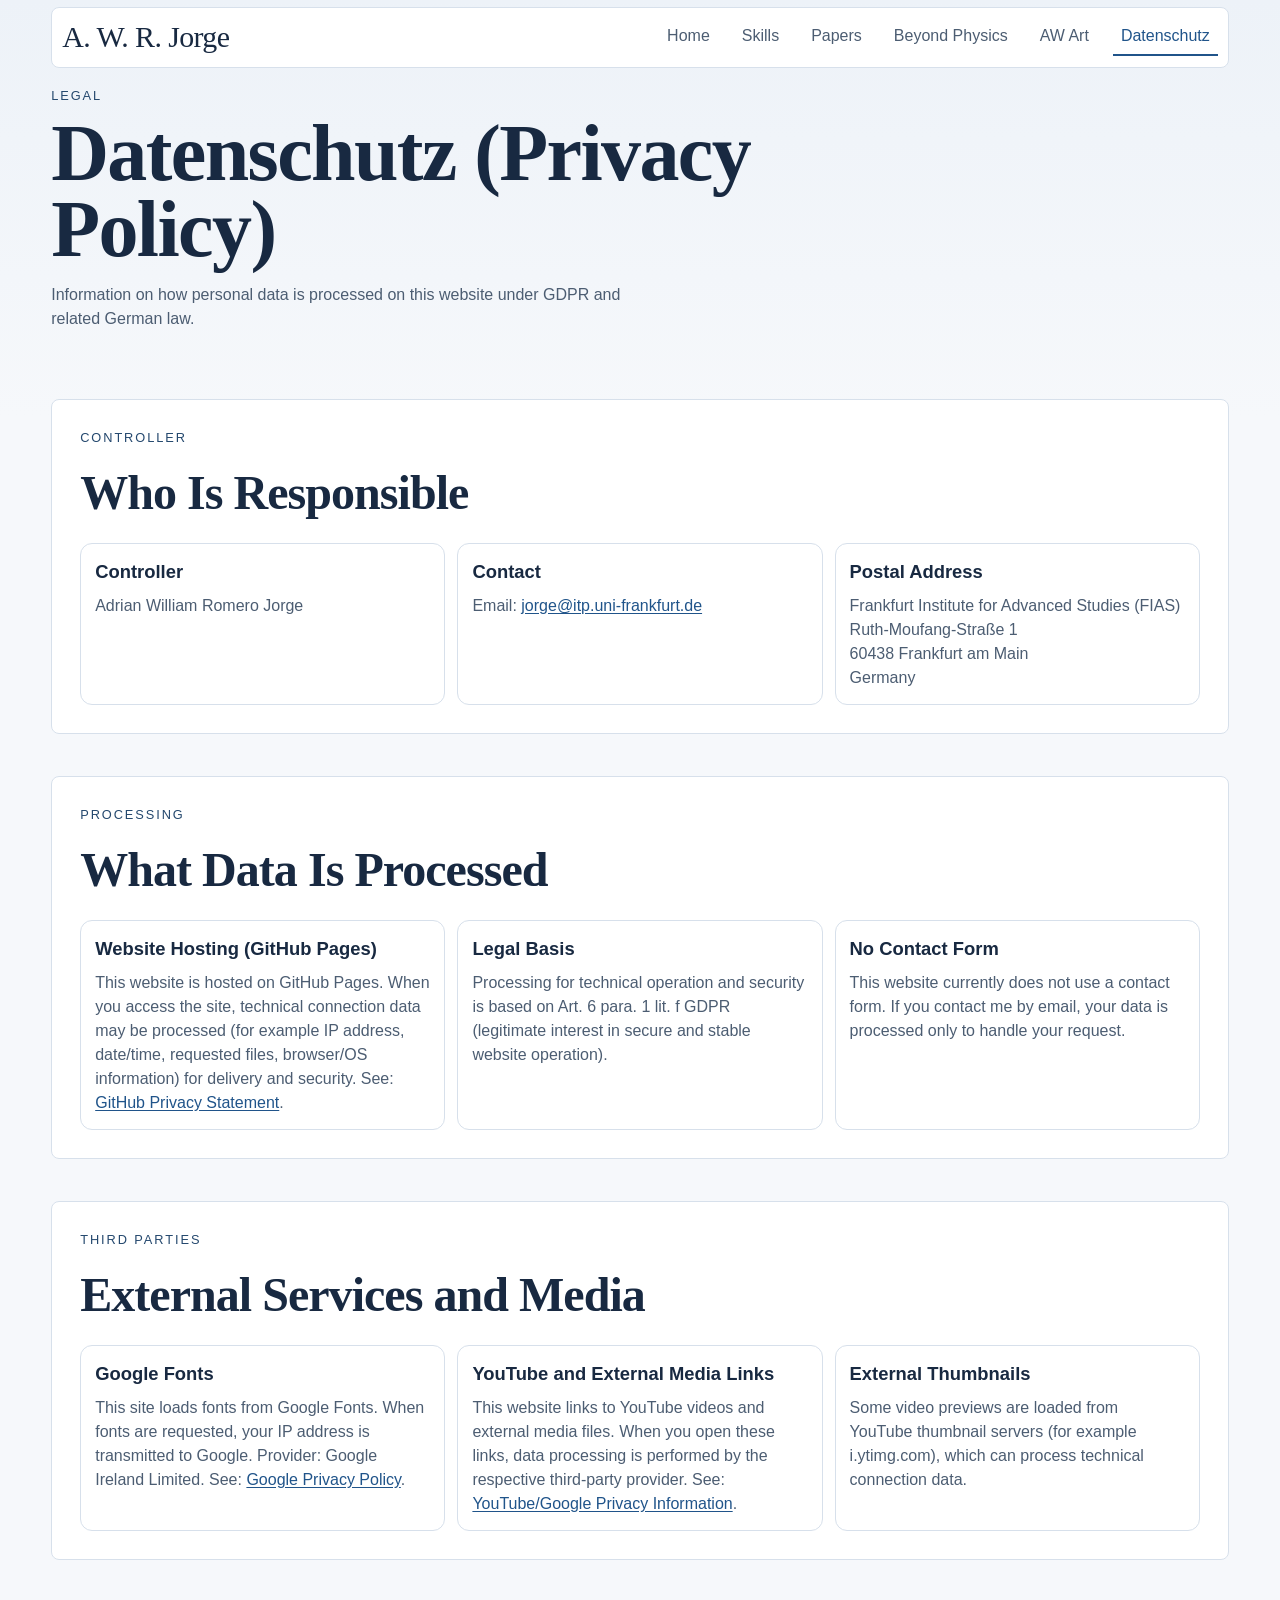
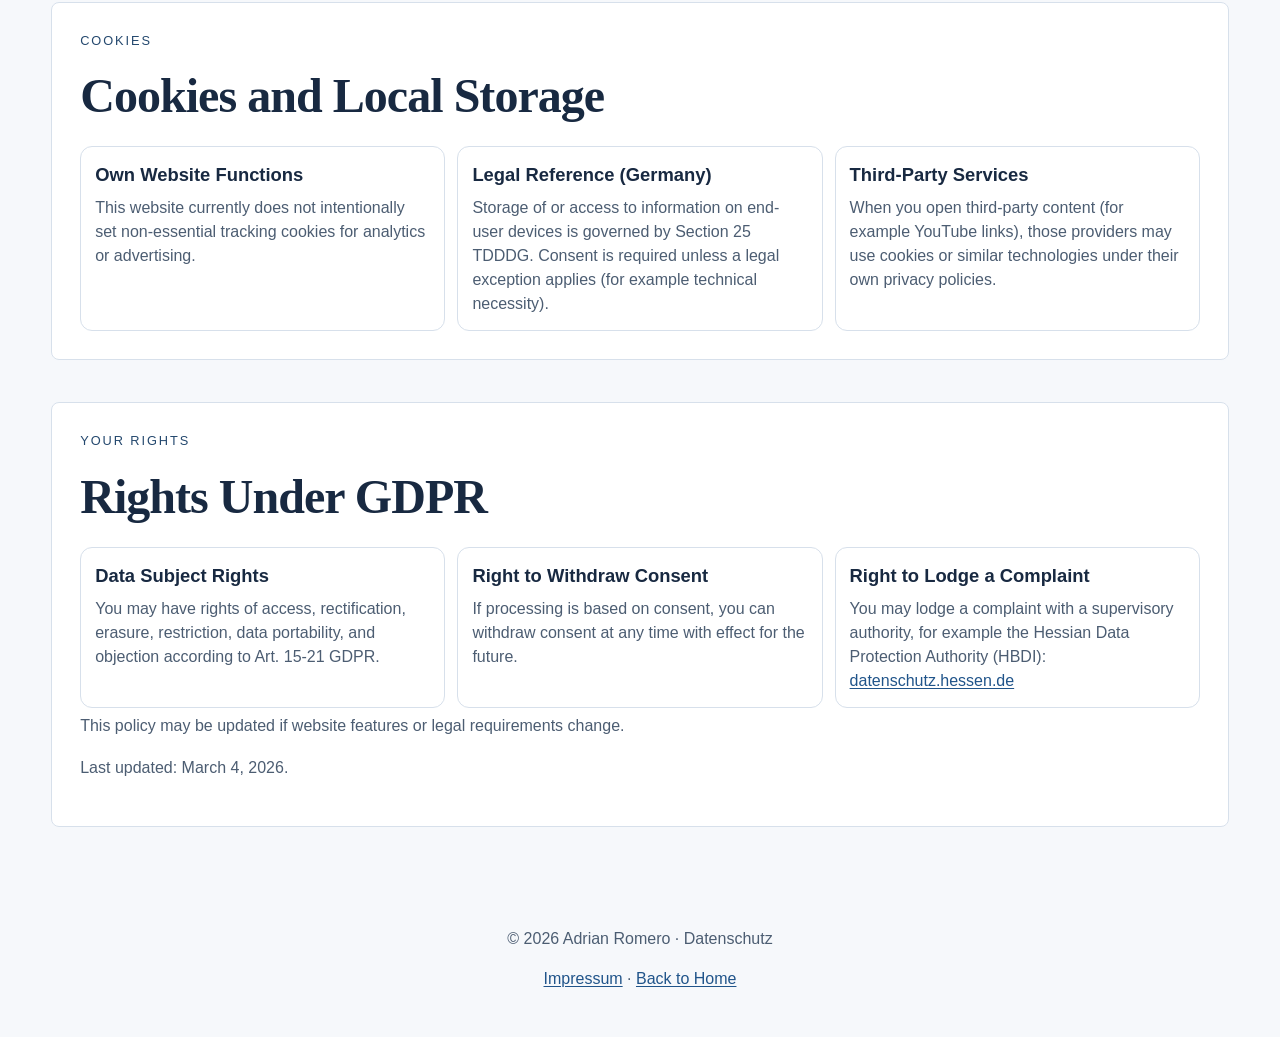
<file: datenschutz.html>
<!doctype html>
<html lang="en">
<head>
  <meta charset="UTF-8" />
  <meta name="viewport" content="width=device-width, initial-scale=1.0" />
  <title>Adrian Romero | Datenschutz</title>
  <link rel="preconnect" href="https://fonts.googleapis.com" />
  <link rel="preconnect" href="https://fonts.gstatic.com" crossorigin />
  <link href="https://fonts.googleapis.com/css2?family=Bebas+Neue&family=Space+Grotesk:wght@400;500;700&display=swap" rel="stylesheet" />
  <link rel="stylesheet" href="styles-light.css?v=2" />
</head>
<body>
  <div class="noise"></div>

  <header class="hero" id="home">
    <nav class="topbar">
      <a class="logo" href="index.html">A. W. R. Jorge</a>
      <div class="menu">
        <a href="index.html">Home</a>
        <a href="skills.html">Skills</a>
        <a href="index.html#papers">Papers</a>
        <a href="beyond-physics.html">Beyond Physics</a>
        <a href="arte.html">AW Art</a>
        <a class="active" href="datenschutz.html">Datenschutz</a>
      </div>
    </nav>

    <div class="hero-content reveal">
      <p class="eyebrow">Legal</p>
      <h1>Datenschutz (Privacy Policy)</h1>
      <p class="lead">Information on how personal data is processed on this website under GDPR and related German law.</p>
    </div>
  </header>

  <main>
    <section class="section reveal">
      <div class="section-heading">
        <p class="eyebrow">Controller</p>
        <h2>Who Is Responsible</h2>
      </div>

      <div class="kpi-grid">
        <article class="kpi">
          <h3>Controller</h3>
          <p>Adrian William Romero Jorge</p>
        </article>

        <article class="kpi">
          <h3>Contact</h3>
          <p>
            Email:
            <a class="text-link" href="mailto:jorge@itp.uni-frankfurt.de">jorge@itp.uni-frankfurt.de</a>
          </p>
        </article>

        <article class="kpi">
          <h3>Postal Address</h3>
          <p>Frankfurt Institute for Advanced Studies (FIAS)<br />Ruth-Moufang-Stra&szlig;e 1<br />60438 Frankfurt am Main<br />Germany</p>
        </article>
      </div>
    </section>

    <section class="section reveal">
      <div class="section-heading">
        <p class="eyebrow">Processing</p>
        <h2>What Data Is Processed</h2>
      </div>

      <div class="kpi-grid">
        <article class="kpi">
          <h3>Website Hosting (GitHub Pages)</h3>
          <p>
            This website is hosted on GitHub Pages. When you access the site, technical connection data may be processed
            (for example IP address, date/time, requested files, browser/OS information) for delivery and security.
            See:
            <a class="text-link" href="https://docs.github.com/en/site-policy/privacy-policies/github-general-privacy-statement" target="_blank" rel="noopener noreferrer">GitHub Privacy Statement</a>.
          </p>
        </article>

        <article class="kpi">
          <h3>Legal Basis</h3>
          <p>
            Processing for technical operation and security is based on Art. 6 para. 1 lit. f GDPR
            (legitimate interest in secure and stable website operation).
          </p>
        </article>

        <article class="kpi">
          <h3>No Contact Form</h3>
          <p>
            This website currently does not use a contact form. If you contact me by email, your data is processed only
            to handle your request.
          </p>
        </article>
      </div>
    </section>

    <section class="section reveal">
      <div class="section-heading">
        <p class="eyebrow">Third Parties</p>
        <h2>External Services and Media</h2>
      </div>

      <div class="kpi-grid">
        <article class="kpi">
          <h3>Google Fonts</h3>
          <p>
            This site loads fonts from Google Fonts. When fonts are requested, your IP address is transmitted to Google.
            Provider: Google Ireland Limited. See:
            <a class="text-link" href="https://policies.google.com/privacy" target="_blank" rel="noopener noreferrer">Google Privacy Policy</a>.
          </p>
        </article>

        <article class="kpi">
          <h3>YouTube and External Media Links</h3>
          <p>
            This website links to YouTube videos and external media files. When you open these links, data processing is
            performed by the respective third-party provider. See:
            <a class="text-link" href="https://policies.google.com/privacy" target="_blank" rel="noopener noreferrer">YouTube/Google Privacy Information</a>.
          </p>
        </article>

        <article class="kpi">
          <h3>External Thumbnails</h3>
          <p>
            Some video previews are loaded from YouTube thumbnail servers (for example i.ytimg.com), which can process
            technical connection data.
          </p>
        </article>
      </div>
    </section>

    <section class="section reveal">
      <div class="section-heading">
        <p class="eyebrow">Cookies</p>
        <h2>Cookies and Local Storage</h2>
      </div>

      <div class="kpi-grid">
        <article class="kpi">
          <h3>Own Website Functions</h3>
          <p>
            This website currently does not intentionally set non-essential tracking cookies for analytics or advertising.
          </p>
        </article>

        <article class="kpi">
          <h3>Legal Reference (Germany)</h3>
          <p>
            Storage of or access to information on end-user devices is governed by Section 25 TDDDG.
            Consent is required unless a legal exception applies (for example technical necessity).
          </p>
        </article>

        <article class="kpi">
          <h3>Third-Party Services</h3>
          <p>
            When you open third-party content (for example YouTube links), those providers may use cookies or similar
            technologies under their own privacy policies.
          </p>
        </article>
      </div>
    </section>

    <section class="section reveal">
      <div class="section-heading">
        <p class="eyebrow">Your Rights</p>
        <h2>Rights Under GDPR</h2>
      </div>

      <div class="kpi-grid">
        <article class="kpi">
          <h3>Data Subject Rights</h3>
          <p>
            You may have rights of access, rectification, erasure, restriction, data portability, and objection according
            to Art. 15-21 GDPR.
          </p>
        </article>

        <article class="kpi">
          <h3>Right to Withdraw Consent</h3>
          <p>
            If processing is based on consent, you can withdraw consent at any time with effect for the future.
          </p>
        </article>

        <article class="kpi">
          <h3>Right to Lodge a Complaint</h3>
          <p>
            You may lodge a complaint with a supervisory authority, for example the Hessian Data Protection Authority
            (HBDI):
            <a class="text-link" href="https://datenschutz.hessen.de" target="_blank" rel="noopener noreferrer">datenschutz.hessen.de</a>
          </p>
        </article>
      </div>

      <p class="section-note">This policy may be updated if website features or legal requirements change.</p>
      <p class="section-note">Last updated: March 4, 2026.</p>
    </section>
  </main>

  <footer>
    <p>&copy; 2026 Adrian Romero &middot; Datenschutz</p>
    <p>
      <a class="text-link" href="impressum.html">Impressum</a>
      &middot;
      <a class="text-link" href="index.html">Back to Home</a>
    </p>
  </footer>
</body>
</html>
</file>
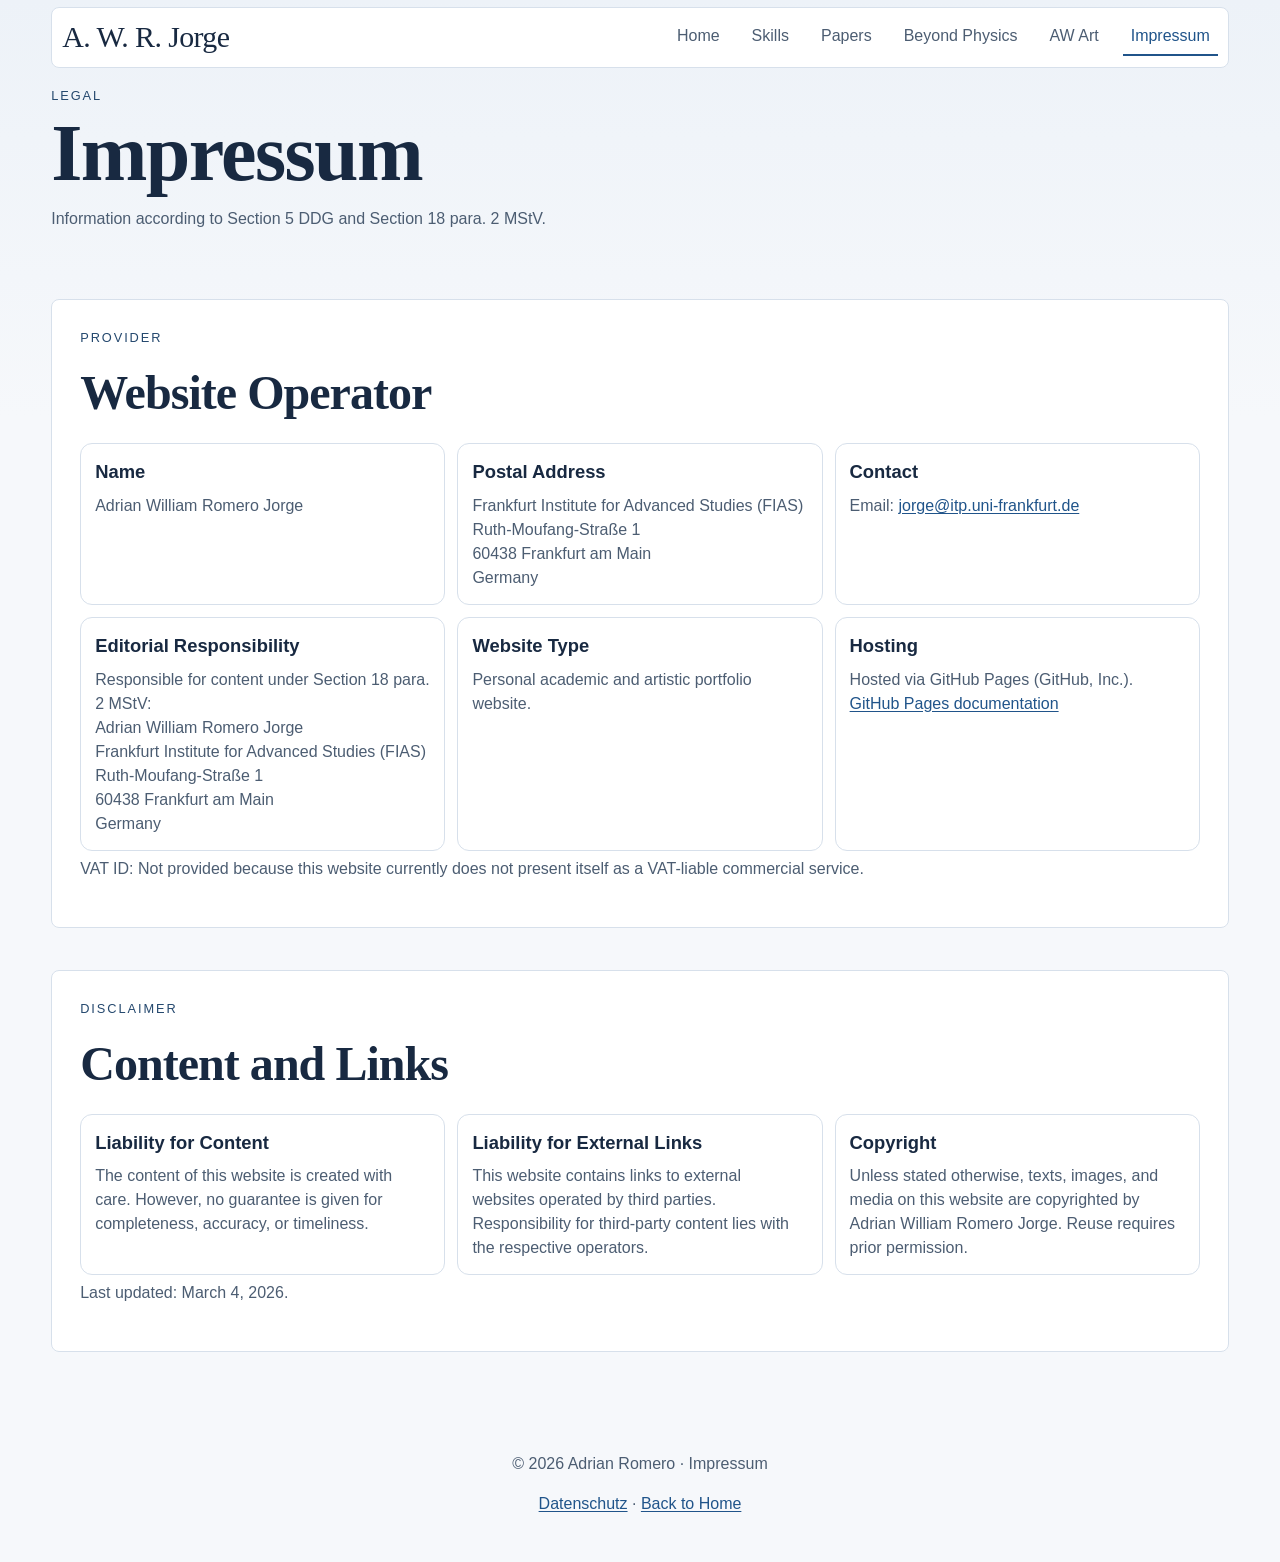
<file: impressum.html>
<!doctype html>
<html lang="en">
<head>
  <meta charset="UTF-8" />
  <meta name="viewport" content="width=device-width, initial-scale=1.0" />
  <title>Adrian Romero | Impressum</title>
  <link rel="preconnect" href="https://fonts.googleapis.com" />
  <link rel="preconnect" href="https://fonts.gstatic.com" crossorigin />
  <link href="https://fonts.googleapis.com/css2?family=Bebas+Neue&family=Space+Grotesk:wght@400;500;700&display=swap" rel="stylesheet" />
  <link rel="stylesheet" href="styles-light.css?v=2" />
</head>
<body>
  <div class="noise"></div>

  <header class="hero" id="home">
    <nav class="topbar">
      <a class="logo" href="index.html">A. W. R. Jorge</a>
      <div class="menu">
        <a href="index.html">Home</a>
        <a href="skills.html">Skills</a>
        <a href="index.html#papers">Papers</a>
        <a href="beyond-physics.html">Beyond Physics</a>
        <a href="arte.html">AW Art</a>
        <a class="active" href="impressum.html">Impressum</a>
      </div>
    </nav>

    <div class="hero-content reveal">
      <p class="eyebrow">Legal</p>
      <h1>Impressum</h1>
      <p class="lead">Information according to Section 5 DDG and Section 18 para. 2 MStV.</p>
    </div>
  </header>

  <main>
    <section class="section reveal">
      <div class="section-heading">
        <p class="eyebrow">Provider</p>
        <h2>Website Operator</h2>
      </div>

      <div class="kpi-grid">
        <article class="kpi">
          <h3>Name</h3>
          <p>Adrian William Romero Jorge</p>
        </article>

        <article class="kpi">
          <h3>Postal Address</h3>
          <p>Frankfurt Institute for Advanced Studies (FIAS)<br />Ruth-Moufang-Stra&szlig;e 1<br />60438 Frankfurt am Main<br />Germany</p>
        </article>

        <article class="kpi">
          <h3>Contact</h3>
          <p>
            Email:
            <a class="text-link" href="mailto:jorge@itp.uni-frankfurt.de">jorge@itp.uni-frankfurt.de</a>
          </p>
        </article>

        <article class="kpi">
          <h3>Editorial Responsibility</h3>
          <p>
            Responsible for content under Section 18 para. 2 MStV:<br />
            Adrian William Romero Jorge<br />
            Frankfurt Institute for Advanced Studies (FIAS)<br />Ruth-Moufang-Stra&szlig;e 1<br />60438 Frankfurt am Main<br />Germany
          </p>
        </article>

        <article class="kpi">
          <h3>Website Type</h3>
          <p>Personal academic and artistic portfolio website.</p>
        </article>

        <article class="kpi">
          <h3>Hosting</h3>
          <p>
            Hosted via GitHub Pages (GitHub, Inc.).<br />
            <a class="text-link" href="https://docs.github.com/en/pages/getting-started-with-github-pages/what-is-github-pages" target="_blank" rel="noopener noreferrer">GitHub Pages documentation</a>
          </p>
        </article>
      </div>

      <p class="section-note">
        VAT ID: Not provided because this website currently does not present itself as a VAT-liable commercial service.
      </p>
    </section>

    <section class="section reveal">
      <div class="section-heading">
        <p class="eyebrow">Disclaimer</p>
        <h2>Content and Links</h2>
      </div>

      <div class="kpi-grid">
        <article class="kpi">
          <h3>Liability for Content</h3>
          <p>
            The content of this website is created with care. However, no guarantee is given for completeness,
            accuracy, or timeliness.
          </p>
        </article>

        <article class="kpi">
          <h3>Liability for External Links</h3>
          <p>
            This website contains links to external websites operated by third parties. Responsibility for third-party
            content lies with the respective operators.
          </p>
        </article>

        <article class="kpi">
          <h3>Copyright</h3>
          <p>
            Unless stated otherwise, texts, images, and media on this website are copyrighted by Adrian William Romero
            Jorge. Reuse requires prior permission.
          </p>
        </article>
      </div>

      <p class="section-note">Last updated: March 4, 2026.</p>
    </section>
  </main>

  <footer>
    <p>&copy; 2026 Adrian Romero &middot; Impressum</p>
    <p>
      <a class="text-link" href="datenschutz.html">Datenschutz</a>
      &middot;
      <a class="text-link" href="index.html">Back to Home</a>
    </p>
  </footer>
</body>
</html>
</file>
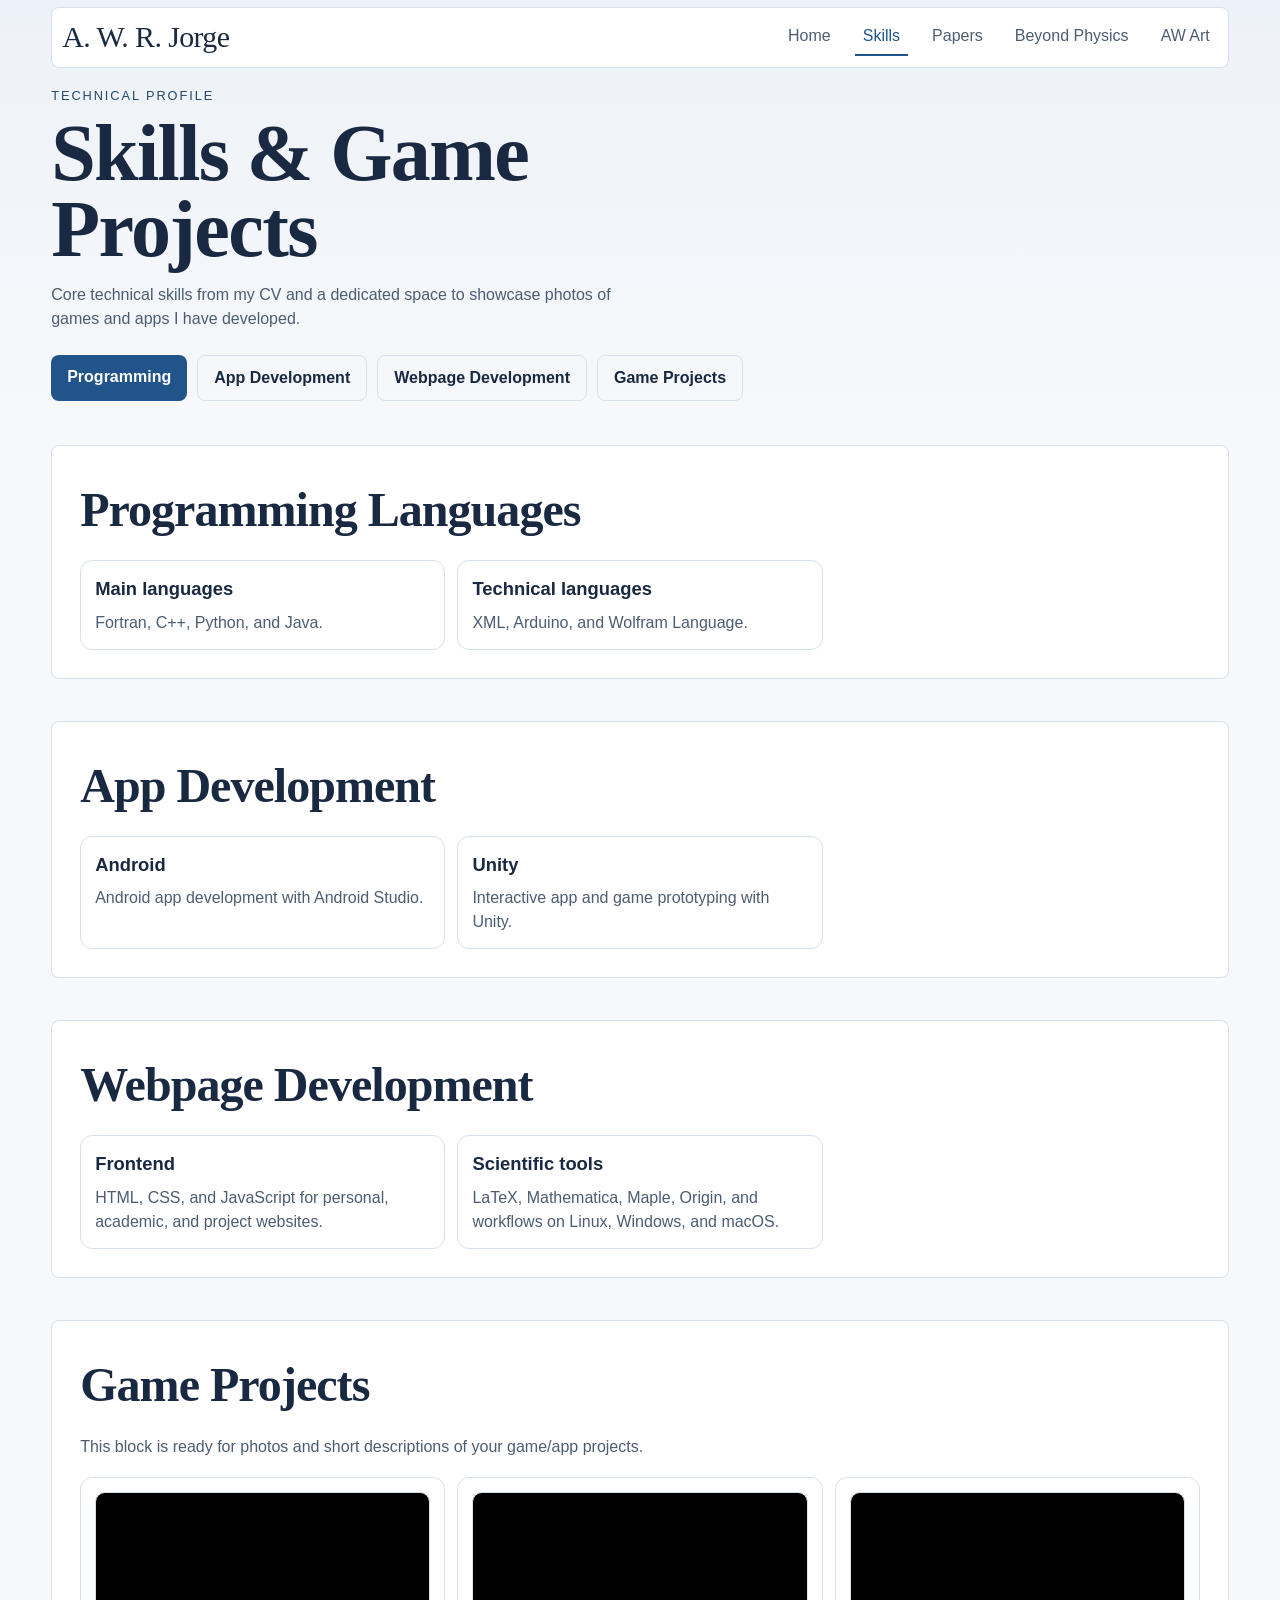
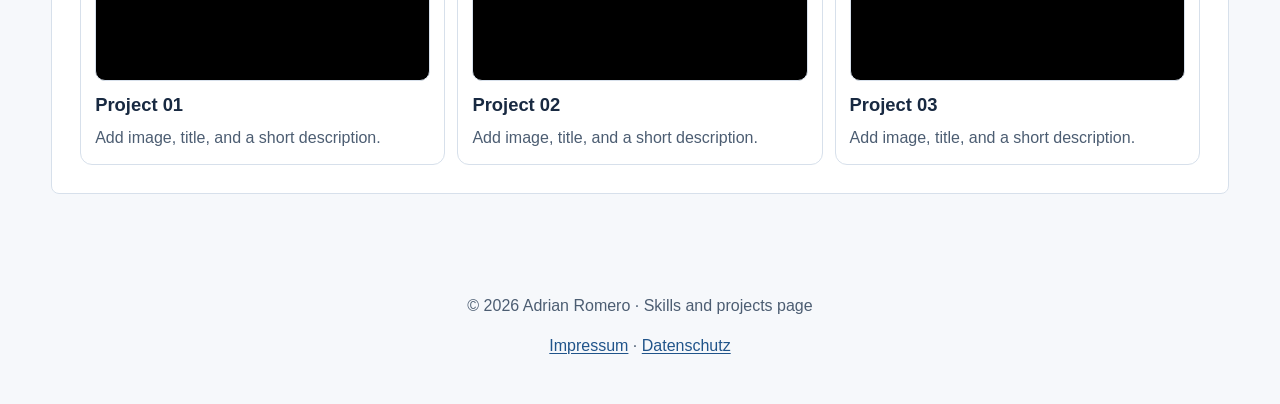
<file: skills.html>
<!doctype html>
<html lang="en">
<head>
  <meta charset="UTF-8" />
  <meta name="viewport" content="width=device-width, initial-scale=1.0" />
  <title>Adrian Romero | Skills & Projects</title>
  <link rel="preconnect" href="https://fonts.googleapis.com" />
  <link rel="preconnect" href="https://fonts.gstatic.com" crossorigin />
  <link href="https://fonts.googleapis.com/css2?family=Bebas+Neue&family=Space+Grotesk:wght@400;500;700&display=swap" rel="stylesheet" />
  <link rel="stylesheet" href="styles-light.css?v=2" />
  <script src="script.js?v=20260220-1" defer></script>
</head>
<body>
  <div class="noise"></div>

  <header class="hero" id="home">
    <nav class="topbar">
      <a class="logo" href="index.html">A. W. R. Jorge</a>
      <div class="menu">
        <a href="index.html">Home</a>
        <a class="active" href="skills.html">Skills</a>
        <a href="index.html#papers">Papers</a>
        <a href="beyond-physics.html">Beyond Physics</a>
        <a href="arte.html">AW Art</a>
      </div>
    </nav>

    <div class="hero-content reveal">
      <p class="eyebrow">Technical profile</p>
      <h1>Skills & Game Projects</h1>
      <p class="lead">
        Core technical skills from my CV and a dedicated space to showcase photos of games and apps I have developed.
      </p>
      <div class="button-row">
        <a class="btn" href="#programming">Programming</a>
        <a class="btn btn-ghost" href="#app-dev">App Development</a>
        <a class="btn btn-ghost" href="#web-dev">Webpage Development</a>
        <a class="btn btn-ghost" href="#game-projects">Game Projects</a>
      </div>
    </div>
  </header>

  <main>
    <section class="section reveal" id="programming">
      <div class="section-heading">
        <h2>Programming Languages</h2>
      </div>
      <div class="kpi-grid">
        <article class="kpi">
          <h3>Main languages</h3>
          <p>Fortran, C++, Python, and Java.</p>
        </article>
        <article class="kpi">
          <h3>Technical languages</h3>
          <p>XML, Arduino, and Wolfram Language.</p>
        </article>
      </div>
    </section>

    <section class="section reveal" id="app-dev">
      <div class="section-heading">
        <h2>App Development</h2>
      </div>
      <div class="kpi-grid">
        <article class="kpi">
          <h3>Android</h3>
          <p>Android app development with Android Studio.</p>
        </article>
        <article class="kpi">
          <h3>Unity</h3>
          <p>Interactive app and game prototyping with Unity.</p>
        </article>
      </div>
    </section>

    <section class="section reveal" id="web-dev">
      <div class="section-heading">
        <h2>Webpage Development</h2>
      </div>
      <div class="kpi-grid">
        <article class="kpi">
          <h3>Frontend</h3>
          <p>HTML, CSS, and JavaScript for personal, academic, and project websites.</p>
        </article>
        <article class="kpi">
          <h3>Scientific tools</h3>
          <p>LaTeX, Mathematica, Maple, Origin, and workflows on Linux, Windows, and macOS.</p>
        </article>
      </div>
    </section>

    <section class="section reveal" id="game-projects">
      <div class="section-heading">
        <h2>Game Projects</h2>
      </div>
      <p class="section-note">This block is ready for photos and short descriptions of your game/app projects.</p>
      <div class="media-grid">
        <article class="media-card">
          <div class="media-video" aria-hidden="true"></div>
          <h3>Project 01</h3>
          <p>Add image, title, and a short description.</p>
        </article>
        <article class="media-card">
          <div class="media-video" aria-hidden="true"></div>
          <h3>Project 02</h3>
          <p>Add image, title, and a short description.</p>
        </article>
        <article class="media-card">
          <div class="media-video" aria-hidden="true"></div>
          <h3>Project 03</h3>
          <p>Add image, title, and a short description.</p>
        </article>
      </div>
    </section>
  </main>

  <footer>
    <p>&copy; 2026 Adrian Romero &middot; Skills and projects page</p>
    <p><a class="text-link" href="impressum.html">Impressum</a> &middot; <a class="text-link" href="datenschutz.html">Datenschutz</a></p>
  </footer>
</body>
</html>
</file>
<file: styles-light.css>
/* Light palette: edit the color variables below to adjust the theme. */
:root {
  --bg: #f6f8fb;
  --bg-soft: #edf2f8;
  --card: #ffffff;
  --line: #d7e0eb;
  --text: #182941;
  --muted: #4c5d72;
  --accent: #20548a;
  --accent-2: #24486e;
  --radius: 8px;
}

* {
  box-sizing: border-box;
}

html,
body {
  margin: 0;
  padding: 0;
}

body {
  font-family: "Segoe UI", sans-serif;
  color: var(--text);
  background: linear-gradient(180deg, #edf2f8 0, var(--bg) 26rem);
  min-height: 100vh;
  line-height: 1.5;
  overflow-x: hidden;
}

.noise { display: none; }

h1,
h2,
.logo {
  font-family: Georgia, serif;
  letter-spacing: -0.02em;
  margin: 0;
}

h3 {
  margin: 0;
  font-size: 1.15rem;
}

a {
  color: inherit;
  text-decoration: none;
}

.hero {
  padding: 86px clamp(20px, 4vw, 56px) 70px;
}

.topbar {
  position: fixed;
  top: 7px;
  left: clamp(20px, 4vw, 56px);
  right: clamp(20px, 4vw, 56px);
  z-index: 1000;
  display: flex;
  justify-content: space-between;
  align-items: center;
  gap: 12px;
  margin-bottom: 0;
  padding: 7px 10px;
  border: 1px solid var(--line);
  border-radius: var(--radius);
  background: rgba(255, 255, 255, 0.97);
  backdrop-filter: blur(8px);
  -webkit-backdrop-filter: blur(8px);
}

.logo {
  font-size: clamp(1.28rem, 2.55vw, 1.87rem);
  flex: 0 0 auto;
}

.menu {
  display: flex;
  flex: 1 1 auto;
  justify-content: flex-end;
  min-width: 0;
  gap: 16px;
  flex-wrap: nowrap;
  overflow-x: auto;
  scrollbar-width: none;
  -ms-overflow-style: none;
}

.menu::-webkit-scrollbar {
  display: none;
}

.menu a {
  color: var(--muted);
  border-bottom: 2px solid transparent;
  padding: 6px 8px;
  white-space: nowrap;
}

.menu a:hover,
.menu a.active {
  border-bottom-color: var(--accent);
  color: var(--accent);
}

.hero-content {
  max-width: 760px;
}

.hero-grid {
  display: grid;
  gap: 22px;
}

.hero-text {
  max-width: 760px;
  min-width: 0;
  container-type: inline-size;
}

.hero-name {
  font-size: min(6.3cqi, 3.4rem);
  line-height: 1.08;
  white-space: nowrap;
}

.profile-card {
  background: var(--card);
  border: 1px solid var(--line);
  border-radius: var(--radius);
  padding: 14px;
}

.profile-role {
  text-align: center;
}

.profile-photo {
  width: 100%;
  aspect-ratio: 4 / 4;
  border-radius: 12px;
  object-fit: cover;
  border: 1px solid var(--line);
  margin-bottom: 10px;
}

.profile-card p {
  color: var(--muted);
  margin: 8px 0 0;
  font-size: 0.95rem;
}

.profile-links {
  display: grid;
  grid-template-columns: repeat(3, minmax(0, 1fr));
  gap: 6px;
  margin-top: 10px;
}

.profile-links a {
  display: grid;
  place-items: center;
  min-height: 44px;
  padding: 4px;
  border: 1px solid var(--line);
  border-radius: 6px;
  background: var(--bg-soft);
  color: var(--accent);
  font-size: 0.8rem;
  font-weight: 700;
}

.profile-links a:hover,
.profile-links a:focus-visible {
  border-color: var(--accent);
  text-decoration: underline;
}

.profile-list {
  margin: 10px 0 0;
  padding-left: 18px;
  color: var(--muted);
  display: grid;
  gap: 6px;
  font-size: 0.94rem;
}

.profile-list.compact {
  margin-top: 0;
}

.eyebrow {
  color: var(--accent-2);
  text-transform: uppercase;
  font-size: 0.8rem;
  letter-spacing: 0.15em;
  margin: 0 0 10px;
}

h1 {
  font-size: clamp(2.3rem, 7vw, 5rem);
  line-height: 0.95;
  margin-bottom: 16px;
}

.lead {
  max-width: 65ch;
  color: var(--muted);
  margin-bottom: 24px;
}

.button-row {
  display: flex;
  flex-wrap: wrap;
  gap: 10px;
}

.hero-random-quote {
  margin: 16px 0 0;
  color: var(--muted);
  font-size: clamp(1.08rem, 1.55vw, 1.25rem);
  font-style: italic;
  line-height: 1.45;
  max-width: 62ch;
}

.btn {
  display: inline-block;
  background: var(--accent);
  color: #fff;
  font-weight: 700;
  padding: 10px 16px;
  border-radius: var(--radius);
  border: none;
}

.btn:hover {
  filter: brightness(1.05);
}

.btn-secondary {
  background: var(--accent-2);
}

.btn-ghost {
  background: transparent;
  color: var(--text);
  border: 1px solid var(--line);
}

.publications-cta {
  display: flex;
  justify-content: center;
  margin-top: 10px;
}

.btn-publications {
  background: var(--accent);
  color: #fff;
  border: none;
  border-radius: var(--radius);
  padding: 14px 34px;
  font-size: 1.1rem;
  font-weight: 700;
  box-shadow: none;
}

.xima-actions .btn {
  border: 1px solid transparent;
}

.xima-actions .xima-btn-official {
  background: linear-gradient(125deg, #22d3ee, #0ea5e9);
  color: #06253a;
}

.xima-actions .xima-btn-play {
  background: linear-gradient(125deg, #84cc16, #22c55e);
  color: #132b09;
}

.xima-actions .xima-btn-videos {
  background: linear-gradient(125deg, #fb7185, #f97316);
  color: #3a0f0f;
}

.xima-actions .xima-btn-bookweb {
  background: linear-gradient(125deg, #c084fc, #8b5cf6);
  color: #210a3c;
}

.xima-actions .xima-btn-book {
  background: linear-gradient(125deg, #facc15, #f59e0b);
  color: #352307;
}

main {
  padding: 0 clamp(20px, 4vw, 56px) 70px;
  display: grid;
  gap: 42px;
}

.section {
  background: var(--card);
  backdrop-filter: blur(4px);
  border: 1px solid var(--line);
  border-radius: var(--radius);
  padding: clamp(16px, 3vw, 28px);
}

.section-heading {
  margin-bottom: 14px;
}

.section-note {
  color: var(--muted);
  margin: 6px 0 18px;
}

.hub-grid {
  display: grid;
  gap: 12px;
}

.hub-card {
  padding: 14px;
  border: 1px solid var(--line);
  border-radius: 12px;
  background: var(--card);
}

.hub-card h3 {
  margin-top: 4px;
}

.hub-card p {
  margin: 8px 0;
  color: var(--muted);
}

.media-grid {
  display: grid;
  gap: 12px;
}

.media-card {
  padding: 14px;
  border: 1px solid var(--line);
  border-radius: 12px;
  background: var(--card);
}

.media-card h3 {
  margin-top: 10px;
}

.media-card p {
  margin: 8px 0 0;
  color: var(--muted);
}

.media-video {
  width: 100%;
  aspect-ratio: 16 / 9;
  border: 1px solid var(--line);
  border-radius: 10px;
  background: #000;
}

.media-cover {
  display: block;
  object-fit: cover;
  object-position: center;
}

.section-media-contain .media-video {
  object-fit: contain;
  background: rgba(5, 6, 7, 0.92);
}

.mono {
  font-family: ui-monospace, SFMono-Regular, Menlo, monospace;
}

.text-link {
  color: var(--accent);
  text-decoration: underline;
  text-underline-offset: 2px;
}

.kpi-grid {
  display: grid;
  gap: 12px;
}

.kpi {
  padding: 14px;
  border: 1px solid var(--line);
  border-radius: 12px;
  background: var(--card);
}

.kpi p {
  margin: 8px 0 0;
  color: var(--muted);
}

.papers-grid {
  display: grid;
  gap: 12px;
}

.paper-feature-card {
  grid-template-rows: auto 1fr;
  min-width: 0;
}

.paper-content {
  display: flex;
  flex-direction: column;
  min-width: 0;
  overflow-wrap: anywhere;
}

.paper-feature-card .paper-links {
  margin-top: auto;
  padding-top: 6px;
}

.paper-card h3 {
  margin-top: 4px;
}

.paper-card p {
  margin: 8px 0;
  color: var(--muted);
}

.paper-figure-link {
  position: relative;
  display: block;
  overflow: hidden;
}

.paper-figure {
  position: absolute;
  inset: 0;
  width: 100%;
  height: 100%;
  display: block;
  object-fit: contain;
}

.paper-authors {
  color: var(--muted);
}

.paper-summary {
  color: var(--text) !important;
  max-width: 78ch;
}

.paper-meta {
  font-size: 0.86rem;
  letter-spacing: 0.04em;
  color: var(--accent-2) !important;
  text-transform: uppercase;
}

.paper-links {
  display: flex;
  gap: 12px;
  flex-wrap: wrap;
}

.additional-publications {
  margin-top: 22px;
}

.additional-publications h3 {
  margin-bottom: 12px;
}

.compact-papers-grid {
  display: grid;
  gap: 12px;
}

.paper-compact {
  align-content: start;
}

.paper-compact h3 {
  font-size: 1rem;
}

.scroll-carousel {
  position: relative;
  padding: 0 46px;
}

.scroll-arrow {
  position: absolute;
  top: 50%;
  z-index: 3;
  width: 38px;
  height: 38px;
  border: 1px solid var(--line);
  border-radius: 999px;
  background: var(--card);
  color: var(--text);
  font-size: 1.18rem;
  line-height: 1;
  display: grid;
  place-items: center;
  cursor: pointer;
  transform: translateY(-50%);
  transition: background 0.2s ease, border-color 0.2s ease, color 0.2s ease, opacity 0.2s ease;
}

.scroll-arrow:hover {
  border-color: var(--accent);
  background: var(--bg-soft);
  color: var(--accent);
}

.scroll-arrow:focus-visible {
  outline: 2px solid var(--accent-2);
  outline-offset: 3px;
}

.scroll-arrow:disabled {
  opacity: 0.35;
  cursor: not-allowed;
}

.scroll-arrow-prev {
  left: 0;
}

.scroll-arrow-next {
  right: 0;
}

.posters-grid:focus-visible,
.talks-grid:focus-visible {
  outline: 2px solid var(--accent-2);
  outline-offset: 4px;
}

.posters-grid {
  display: flex;
  width: 100%;
  max-width: 100%;
  min-width: 0;
  gap: 14px;
  overflow-x: auto;
  overflow-y: hidden;
  padding: 2px 2px 14px;
  scroll-snap-type: x mandatory;
  scrollbar-color: var(--accent) var(--line);
  scrollbar-width: thin;
}

#posters {
  overflow: hidden;
}

.posters-grid::-webkit-scrollbar {
  height: 10px;
}

.posters-grid::-webkit-scrollbar-track {
  background: var(--line);
  border-radius: 999px;
}

.posters-grid::-webkit-scrollbar-thumb {
  background: var(--accent);
  border-radius: 999px;
}

.poster-card {
  flex: 0 0 clamp(260px, 28vw, 340px);
  padding: 14px;
  border: 1px solid var(--line);
  border-radius: 12px;
  background: var(--card);
  display: grid;
  gap: 10px;
  scroll-snap-align: start;
  align-content: start;
}

.poster-image-link {
  display: block;
  border: 1px solid var(--line);
  border-radius: 10px;
  overflow: hidden;
  background: var(--bg-soft);
}

.poster-image {
  width: 100%;
  aspect-ratio: 3 / 4;
  display: block;
  object-fit: contain;
  background: var(--bg-soft);
}

.poster-meta {
  margin: 0;
  color: var(--muted);
}

.talks-grid {
  display: flex;
  width: 100%;
  max-width: 100%;
  min-width: 0;
  gap: 14px;
  overflow-x: auto;
  overflow-y: hidden;
  padding: 2px 2px 14px;
  scroll-snap-type: x mandatory;
  scrollbar-color: var(--accent) var(--line);
  scrollbar-width: thin;
}

.talks-grid::-webkit-scrollbar {
  height: 10px;
}

.talks-grid::-webkit-scrollbar-track {
  background: var(--line);
  border-radius: 999px;
}

.talks-grid::-webkit-scrollbar-thumb {
  background: var(--accent);
  border-radius: 999px;
}

#talks {
  overflow: hidden;
}

.talk-card {
  flex: 0 0 clamp(320px, 36vw, 460px);
  padding: 14px;
  border: 1px solid var(--line);
  border-radius: 12px;
  background: var(--card);
  display: grid;
  gap: 10px;
  scroll-snap-align: start;
  align-content: start;
}

.talk-preview-image {
  width: 100%;
  min-height: 0;
  aspect-ratio: 16 / 10;
  border: 1px solid var(--line);
  border-radius: 10px;
  display: block;
  object-fit: contain;
  background: var(--bg-soft);
}

.talk-meta {
  margin: 0;
  color: var(--muted);
}

.events-grid,
.papers-feature-grid {
  display: grid;
  gap: 14px;
}

.paper-feature-card,
.event-card {
  display: grid;
  gap: 12px;
}

.paper-card,
.event-card {
  padding: 14px;
  border: 1px solid var(--line);
  border-radius: 12px;
  background: var(--card);
}

.event-card-feature {
  background:
    linear-gradient(135deg, rgba(80, 126, 181, 0.10), transparent 38%),
    var(--card);
}

.event-photo-placeholder {
  min-height: 150px;
  border: 1px solid var(--line);
  border-radius: 10px;
  display: grid;
  place-items: center;
  overflow: hidden;
  background:
    radial-gradient(circle at 28% 20%, rgba(123, 162, 204, 0.24), transparent 34%),
    radial-gradient(circle at 78% 72%, rgba(167, 193, 223, 0.24), transparent 34%),
    linear-gradient(135deg, rgba(255, 255, 255, 0.07), rgba(255, 255, 255, 0.02));
  color: var(--text);
}

.event-photo-placeholder span {
  padding: 6px 10px;
  border: 1px solid var(--line);
  border-radius: 999px;
  background: var(--card);
  font-weight: 700;
}

.event-photo,
.paper-figure-link {
  width: 100%;
  aspect-ratio: 16 / 10;
  border: 1px solid var(--line);
  border-radius: 10px;
  background: var(--bg-soft);
}

.event-photo {
  display: block;
  object-fit: cover;
  object-position: center;
}

.event-content {
  min-width: 0;
}

.event-card p {
  margin: 8px 0 0;
  color: var(--muted);
}

.event-meta,
.education-year {
  color: var(--accent-2) !important;
  font-size: 0.84rem;
  letter-spacing: 0.08em;
  text-transform: uppercase;
}

.events-compact {
  margin-top: 20px;
  padding-top: 18px;
  border-top: 1px solid var(--line);
}

.event-list {
  margin: 10px 0 0;
  padding-left: 18px;
  display: grid;
  gap: 8px;
  color: var(--muted);
}

.event-list span {
  color: var(--accent);
  font-weight: 700;
}

.education-timeline {
  display: grid;
  gap: 12px;
}

.education-card {
  padding: 14px;
  border: 1px solid var(--line);
  border-radius: 12px;
  background: var(--card);
}

.education-card p {
  margin: 8px 0 0;
  color: var(--muted);
}

.education-note {
  font-size: 0.95rem;
}

.split-note {
  display: grid;
  gap: 8px;
}

.xima-book {
  display: grid;
  gap: 12px;
  margin: 14px 0 12px;
}

.xima-book-cover {
  width: 100%;
  max-width: 320px;
  aspect-ratio: 3 / 4;
  display: block;
  object-fit: contain;
  border: 1px solid var(--line);
  border-radius: 12px;
  background: var(--bg-soft);
  padding: 10px;
  justify-self: center;
}

.xima-media-carousel {
  margin: 8px 0 14px;
}

.xima-media-link {
  display: block;
  color: inherit;
  text-decoration: none;
}

h2 {
  font-size: clamp(1.8rem, 5vw, 3rem);
}

.gallery-list {
  display: grid;
  gap: 28px;
}

.gallery-block + .gallery-block {
  border-top: 1px solid var(--line);
  padding-top: 24px;
}

.gallery-block .section-heading h2 {
  font-size: clamp(1.5rem, 4vw, 2.2rem);
}

.gallery-digital .card img,
.gallery-anime .card img,
.gallery-chiaroscuro .card img,
.gallery-light .card img {
  object-fit: contain;
  background: var(--bg-soft);
}

.carousel {
  --visible-cards: 2;
  --gap: 12px;
  position: relative;
  border-radius: 14px;
  border: 1px solid var(--line);
  background: var(--bg-soft);
  padding: 14px 0 16px;
}

.carousel-window {
  overflow-x: auto;
  overflow-y: hidden;
  padding: 0 16px;
  scrollbar-width: none;
  -webkit-overflow-scrolling: touch;
  scroll-snap-type: x mandatory;
}

.carousel-window::-webkit-scrollbar {
  display: none;
}

.js-ready .carousel-window {
  overflow: hidden;
}

.track {
  display: flex;
  gap: var(--gap);
  transition: transform 0.28s ease;
  will-change: transform;
  width: max-content;
}

.js-ready .track {
  width: auto;
}

.card {
  position: relative;
  flex: 0 0 50%;
  flex: 0 0 calc((100% - (var(--visible-cards) - 1) * var(--gap)) / var(--visible-cards));
  min-width: 0;
  border-radius: 12px;
  border: 1px solid var(--line);
  overflow: hidden;
  background: var(--card);
  scroll-snap-align: start;
}

.card img {
  width: 100%;
  aspect-ratio: 4 / 3;
  display: block;
  object-fit: cover;
  background: var(--bg-soft);
}

.carousel-contain .card img {
  object-fit: contain;
  background: var(--bg-soft);
}

.card img[data-loaded="false"] {
  filter: blur(8px);
  transform: scale(1.015);
}

.card img[data-loaded="true"] {
  filter: blur(0);
  transform: none;
  transition: filter 0.3s ease, transform 0.3s ease;
}

.lightbox-trigger {
  cursor: zoom-in;
}

body.lightbox-open {
  overflow: hidden;
}

.lightbox {
  position: fixed;
  inset: 0;
  z-index: 1000;
  display: grid;
  place-items: center;
  padding: clamp(12px, 3vw, 26px);
}

.lightbox[hidden] {
  display: none;
}

.lightbox-backdrop {
  position: absolute;
  inset: 0;
  background: rgba(6, 8, 9, 0.8);
  backdrop-filter: blur(4px);
}

.lightbox-dialog {
  position: relative;
  z-index: 2;
  width: min(1200px, 100%);
  display: grid;
  grid-template-columns: 56px minmax(0, 1fr) 56px;
  align-items: center;
  gap: clamp(8px, 2vw, 16px);
}

.lightbox-figure {
  margin: 0;
  border-radius: 12px;
  overflow: hidden;
  border: 1px solid var(--line);
  background: rgba(0, 0, 0, 0.45);
}

.lightbox-image {
  width: 100%;
  max-height: min(82vh, 900px);
  display: block;
  object-fit: contain;
  background: #000;
}

.lightbox-caption {
  margin: 0;
  padding: 10px 12px;
  color: #f4f6f5;
  text-align: center;
  font-size: 0.92rem;
}

.lightbox-nav,
.lightbox-close {
  border: 1px solid rgba(255, 255, 255, 0.28);
  background: rgba(0, 0, 0, 0.58);
  color: #fff;
  border-radius: 999px;
  cursor: pointer;
}

.lightbox-nav {
  width: 48px;
  height: 48px;
  font-size: 1.4rem;
}

.lightbox-nav:disabled {
  opacity: 0.4;
  cursor: not-allowed;
}

.lightbox-close {
  position: absolute;
  top: -12px;
  right: -12px;
  width: 40px;
  height: 40px;
  font-size: 1.4rem;
  line-height: 1;
  z-index: 3;
}

.caption {
  margin: 0;
  padding: 10px 11px;
  color: var(--muted);
  font-size: 0.9rem;
}

.control {
  position: absolute;
  top: 44%;
  transform: translateY(-50%);
  width: 38px;
  height: 38px;
  border: 1px solid rgba(255, 255, 255, 0.28);
  border-radius: 50%;
  background: rgba(0, 0, 0, 0.45);
  color: white;
  font-size: 1.2rem;
  cursor: pointer;
  z-index: 2;
}

.control.prev {
  left: 8px;
}

.control.next {
  right: 8px;
}

.dots {
  margin-top: 12px;
  display: flex;
  justify-content: center;
  gap: 8px;
}

.dot {
  width: 9px;
  height: 9px;
  border-radius: 50%;
  border: none;
  background: rgba(255, 255, 255, 0.35);
  cursor: pointer;
}

.dot.active {
  background: var(--accent);
}

.contact p {
  color: var(--muted);
  max-width: 65ch;
}

footer {
  padding: 14px 20px 30px;
  text-align: center;
  color: var(--muted);
}

.reveal {
  opacity: 0;
  transform: translateY(10px);
  animation: reveal 0.7s ease forwards;
}

@keyframes reveal {
  to {
    opacity: 1;
    transform: translateY(0);
  }
}

@media (min-width: 860px) {
  .hero-grid {
    grid-template-columns: minmax(0, 1fr) 320px;
    align-items: start;
  }

  .hub-grid {
    grid-template-columns: repeat(2, minmax(0, 1fr));
  }

  .media-grid {
    grid-template-columns: repeat(2, minmax(0, 1fr));
  }

  .events-grid,
  .papers-feature-grid {
    grid-template-columns: repeat(2, minmax(0, 1fr));
  }

  .education-timeline {
    grid-template-columns: repeat(3, minmax(0, 1fr));
  }

  .split-note {
    grid-template-columns: repeat(2, minmax(0, 1fr));
    align-items: start;
  }

  .xima-book {
    grid-template-columns: minmax(220px, 320px) minmax(0, 1fr);
    align-items: start;
  }

  .xima-book-cover {
    max-width: none;
    justify-self: stretch;
  }

  .xima-book .hub-grid {
    grid-template-columns: repeat(2, minmax(0, 1fr));
  }

  .kpi-grid,
  .papers-grid {
    grid-template-columns: repeat(3, minmax(0, 1fr));
  }

  .compact-papers-grid {
    grid-template-columns: repeat(3, minmax(0, 1fr));
  }

  .posters-grid {
    grid-template-columns: repeat(2, minmax(0, 1fr));
  }

  .talks-grid {
    grid-template-columns: repeat(2, minmax(0, 1fr));
  }
}



@media (min-width: 1200px) {
  .hub-grid {
    grid-template-columns: repeat(4, minmax(0, 1fr));
  }

  .xima-book .hub-grid {
    grid-template-columns: repeat(2, minmax(0, 1fr));
  }

  .media-grid {
    grid-template-columns: repeat(3, minmax(0, 1fr));
  }

  .events-grid,
  .papers-feature-grid {
    grid-template-columns: repeat(3, minmax(0, 1fr));
  }

  .posters-grid {
    grid-auto-columns: unset;
  }

  .talks-grid {
    grid-template-columns: repeat(2, minmax(0, 1fr));
  }
}

@media (min-width: 960px) {
  .card {
    flex-basis: 33.3333%;
  }

  .carousel {
    --visible-cards: 3;
    --gap: 14px;
    max-width: 1120px;
    margin-inline: auto;
  }
}

@media (max-width: 760px) {
  .scroll-carousel {
    padding: 0;
  }

  .scroll-arrow {
    width: 30px;
    height: 30px;
    font-size: 1rem;
  }

  .scroll-arrow-prev {
    left: 4px;
  }

  .scroll-arrow-next {
    right: 4px;
  }

  .events-grid,
  .education-timeline {
    grid-template-columns: 1fr;
  }

  .event-card-feature {
    grid-template-columns: 1fr;
  }

  .talks-grid {
    grid-template-columns: 1fr;
  }
  .posters-grid {
    display: flex;
  }

  .poster-card {
    flex-basis: min(86%, 320px);
  }
  .hero {
    padding-top: 128px;
  }

  .topbar {
    top: 7px;
    left: 12px;
    right: 12px;
    border-radius: 16px;
    padding: 8px;
    gap: 7px;
    flex-wrap: wrap;
  }

  .topbar .logo {
    width: 100%;
    font-size: clamp(1.15rem, 6vw, 1.49rem);
  }

  .menu {
    width: 100%;
    justify-content: flex-start;
    gap: 8px;
    padding-bottom: 2px;
  }

  .menu a {
    font-size: 0.88rem;
  }

  .carousel {
    --gap: 10px;
  }

  .carousel-window {
    padding: 0 12px;
  }

  .card img {
    max-height: 220px;
  }

  .control {
    width: 34px;
    height: 34px;
    font-size: 1.1rem;
  }

  .lightbox-dialog {
    grid-template-columns: 42px minmax(0, 1fr) 42px;
    gap: 8px;
  }

  .lightbox-nav {
    width: 40px;
    height: 40px;
    font-size: 1.2rem;
  }

  .lightbox-close {
    top: -8px;
    right: -2px;
  }

  .lightbox-image {
    max-height: 72vh;
  }
}

@media (prefers-reduced-motion: reduce) {
  .track {
    transition: none;
  }

  .reveal {
    opacity: 1;
    transform: none;
    animation: none;
  }
}


















.acrylic-process-grid {
  width: 85%;
  margin: 18px auto 0;
  display: grid;
  grid-template-columns: repeat(2, minmax(0, 1fr));
  gap: 14px;
}


.acrylic-process-compare {
  border: 1px solid var(--line);
  border-radius: 14px;
  padding: 14px;
  background: var(--card);
}

.acrylic-process-compare .section-note {
  margin: 0 0 12px;
}

.image-compare {
  position: relative;
  max-width: 1120px;
  margin: 0 auto;
  border-radius: 12px;
  overflow: hidden;
  border: 1px solid var(--line);
  background: var(--bg-soft);
}

.image-compare-after {
  display: block;
  width: 100%;
  height: auto;
  user-select: none;
  -webkit-user-drag: none;
}

.image-compare-before-wrap {
  position: absolute;
  top: 0;
  left: 0;
  bottom: 0;
  width: 50%;
  overflow: hidden;
  border-right: 2px solid rgba(255, 255, 255, 0.78);
}

.image-compare-before {
  display: block;
  width: var(--compare-image-width, 100%);
  max-width: none;
  height: auto;
  user-select: none;
  -webkit-user-drag: none;
}

.image-compare-range {
  position: absolute;
  inset: 0;
  width: 100%;
  height: 100%;
  margin: 0;
  opacity: 0;
  cursor: ew-resize;
  z-index: 4;
}

.image-compare-handle {
  position: absolute;
  top: 50%;
  left: 50%;
  width: 48px;
  height: 48px;
  border-radius: 50%;
  border: 1px solid rgba(255, 255, 255, 0.85);
  background: rgba(13, 20, 18, 0.86);
  color: #fff;
  display: grid;
  place-items: center;
  pointer-events: none;
  transform: translate(-50%, -50%);
  z-index: 3;
  box-shadow: 0 8px 20px rgba(0, 0, 0, 0.35);
}

.image-compare-handle::before {
  content: "\2039\2009\203A";
  font-size: 1.22rem;
  line-height: 1;
}

@media (max-width: 760px) {
  .acrylic-process-grid {
    width: 100%;
    grid-template-columns: 1fr;
    gap: 12px;
  }

  .image-compare-handle {
    width: 42px;
    height: 42px;
  }
}

.card-year {
  position: absolute;
  right: 8px;
  bottom: 8px;
  padding: 3px 7px;
  border-radius: 999px;
  border: 1px solid rgba(255, 255, 255, 0.24);
  background: rgba(8, 11, 10, 0.68);
  color: #f4f6f5;
  font-size: 0.72rem;
  line-height: 1;
  font-weight: 600;
  letter-spacing: 0.02em;
  backdrop-filter: blur(2px);
  -webkit-backdrop-filter: blur(2px);
  pointer-events: none;
}

@media (max-width: 760px) {
  .card-year {
    right: 6px;
    bottom: 6px;
    padding: 2px 6px;
    font-size: 0.67rem;
  }
}

.acrylic-video-grid {
  width: 85%;
  margin: 14px auto 0;
  display: grid;
  grid-template-columns: repeat(2, minmax(0, 1fr));
  gap: 14px;
}

.acrylic-video-item {
  border: 1px solid var(--line);
  border-radius: 14px;
  padding: 10px;
  background: var(--card);
}

.acrylic-video {
  width: 100%;
  display: block;
  border: 1px solid var(--line);
  border-radius: 10px;
  background: rgba(5, 6, 7, 0.92);
}

@media (max-width: 760px) {
  .acrylic-video-grid {
    width: 100%;
    grid-template-columns: 1fr;
    gap: 12px;
  }
}

.acrylic-media-compare-test {
  width: 85%;
  margin: 14px auto 0;
}

.acrylic-media-compare-grid {
  width: 85%;
  margin: 14px auto 0;
  display: grid;
  grid-template-columns: repeat(2, minmax(0, 1fr));
  gap: 14px;
  align-items: start;
}

.acrylic-media-compare-grid .acrylic-media-compare-test {
  width: 100%;
  margin: 0;
}

.video-overlay-compare {
  position: relative;
  max-width: 1120px;
  margin: 0 auto;
  border-radius: 12px;
  overflow: hidden;
  border: 1px solid var(--line);
  background: transparent;
}

.video-overlay-compare::before {
  content: "";
  position: absolute;
  inset: 0;
  background: transparent;
  pointer-events: none;
  z-index: 1;
}

.video-overlay-base {
  width: 100%;
  display: block;
  position: relative;
  z-index: 0;
}

.video-overlay-image {
  position: absolute;
  inset: 0;
  width: 100%;
  height: 100%;
  object-fit: contain;
  background: transparent;
  transform-origin: top right;
  transform: scale(var(--overlay-scale, 0.34));
  border: 1px solid rgba(255, 255, 255, 0.72);
  border-radius: 10px;
  box-shadow: 0 10px 24px rgba(0, 0, 0, 0.45);
  transition: transform 120ms linear, border-radius 120ms linear, border-width 120ms linear, box-shadow 120ms linear;
  z-index: 2;
  pointer-events: none;
}

.video-overlay-range {
  cursor: nwse-resize;
  pointer-events: none;
}

.video-overlay-handle {
  width: 40px;
  height: 40px;
  z-index: 5;
  pointer-events: auto;
  cursor: nwse-resize;
  touch-action: none;
}

.video-overlay-handle::before {
  content: "\2194";
  display: inline-block;
  transform: rotate(-45deg);
  font-size: 1.08rem;
}

@media (max-width: 760px) {
  .acrylic-media-compare-test {
    width: 100%;
  }

  .acrylic-media-compare-grid {
    width: 100%;
    grid-template-columns: 1fr;
    gap: 12px;
  }

  .video-overlay-handle {
    width: 36px;
    height: 36px;
  }
}

@media (max-width: 760px) {
  .acrylic-process-grid,
  .acrylic-video-grid,
  .acrylic-media-compare-grid {
    width: 100%;
    max-width: 100%;
    margin: 12px 0 0;
    gap: 10px;
    justify-items: start;
  }

  .acrylic-process-compare,
  .acrylic-video-item,
  .acrylic-media-compare-test {
    width: min(100%, 400px);
    max-width: 100%;
    margin: 0;
  }

  .acrylic-process-compare {
    padding: 8px;
  }

  .acrylic-video-item {
    padding: 6px;
  }

  .image-compare,
  .video-overlay-compare {
    width: 100%;
    max-width: 100%;
    max-height: none;
  }

  .image-compare-after,
  .acrylic-video,
  .video-overlay-base {
    width: 100%;
    max-width: 100%;
    max-height: none;
  }

  .image-compare-before {
    width: var(--compare-image-width, 100%);
    max-width: none;
    max-height: none;
  }
}

/* Academic homepage */
#home {
  padding-bottom: 44px;
}

#home .hero-grid {
  max-width: 1200px;
  margin-inline: auto;
  gap: clamp(22px, 5vw, 64px);
}

.hero-header-image {
  margin: 24px 0 0;
  overflow: hidden;
  border: 1px solid var(--line);
  border-radius: var(--radius);
}

.hero-header-image img {
  width: 100%;
  height: clamp(115px, 16vw, 175px);
  display: block;
  object-fit: cover;
  object-position: center 45%;
}

.profile-cv-btn {
  width: 100%;
  margin-top: 14px;
  text-align: center;
}

.research-interests {
  max-width: 720px;
  margin-top: 18px;
  padding: 12px 14px;
  border: 1px solid var(--line);
  border-radius: var(--radius);
  background: var(--card);
  backdrop-filter: blur(4px);
  -webkit-backdrop-filter: blur(4px);
}

.research-interests h2 {
  font-size: clamp(1.18rem, 2.5vw, 1.55rem);
  margin: 0 0 6px;
}

.research-advisors {
  margin-top: 16px;
  font-size: 0.9rem;
}

.research-advisors h2 {
  font: inherit;
  font-weight: 700;
  letter-spacing: normal;
}

.research-advisors ul {
  display: flex;
  flex-wrap: wrap;
  gap: 4px 18px;
  margin: 4px 0 0;
  padding: 0;
  list-style: none;
}

.interest-list {
  margin: 0;
  padding-left: 18px;
  display: grid;
  grid-template-columns: repeat(2, minmax(0, 1fr));
  column-gap: 24px;
  row-gap: 6px;
  color: var(--muted);
  font-size: 0.88rem;
  line-height: 1.35;
}

.interest-list li::marker {
  color: var(--accent-2);
}

@media (max-width: 760px) {
  .research-interests {
    padding: 14px;
  }

  .interest-list {
    grid-template-columns: 1fr;
  }
}

/* Talks carousel overrides */
.talks-grid {
  display: flex;
  grid-template-columns: none;
}

.talk-card {
  flex: 0 0 clamp(320px, 36vw, 460px);
}

@media (max-width: 760px) {
  .talk-card {
    flex-basis: min(88%, 360px);
  }
}
</file>
